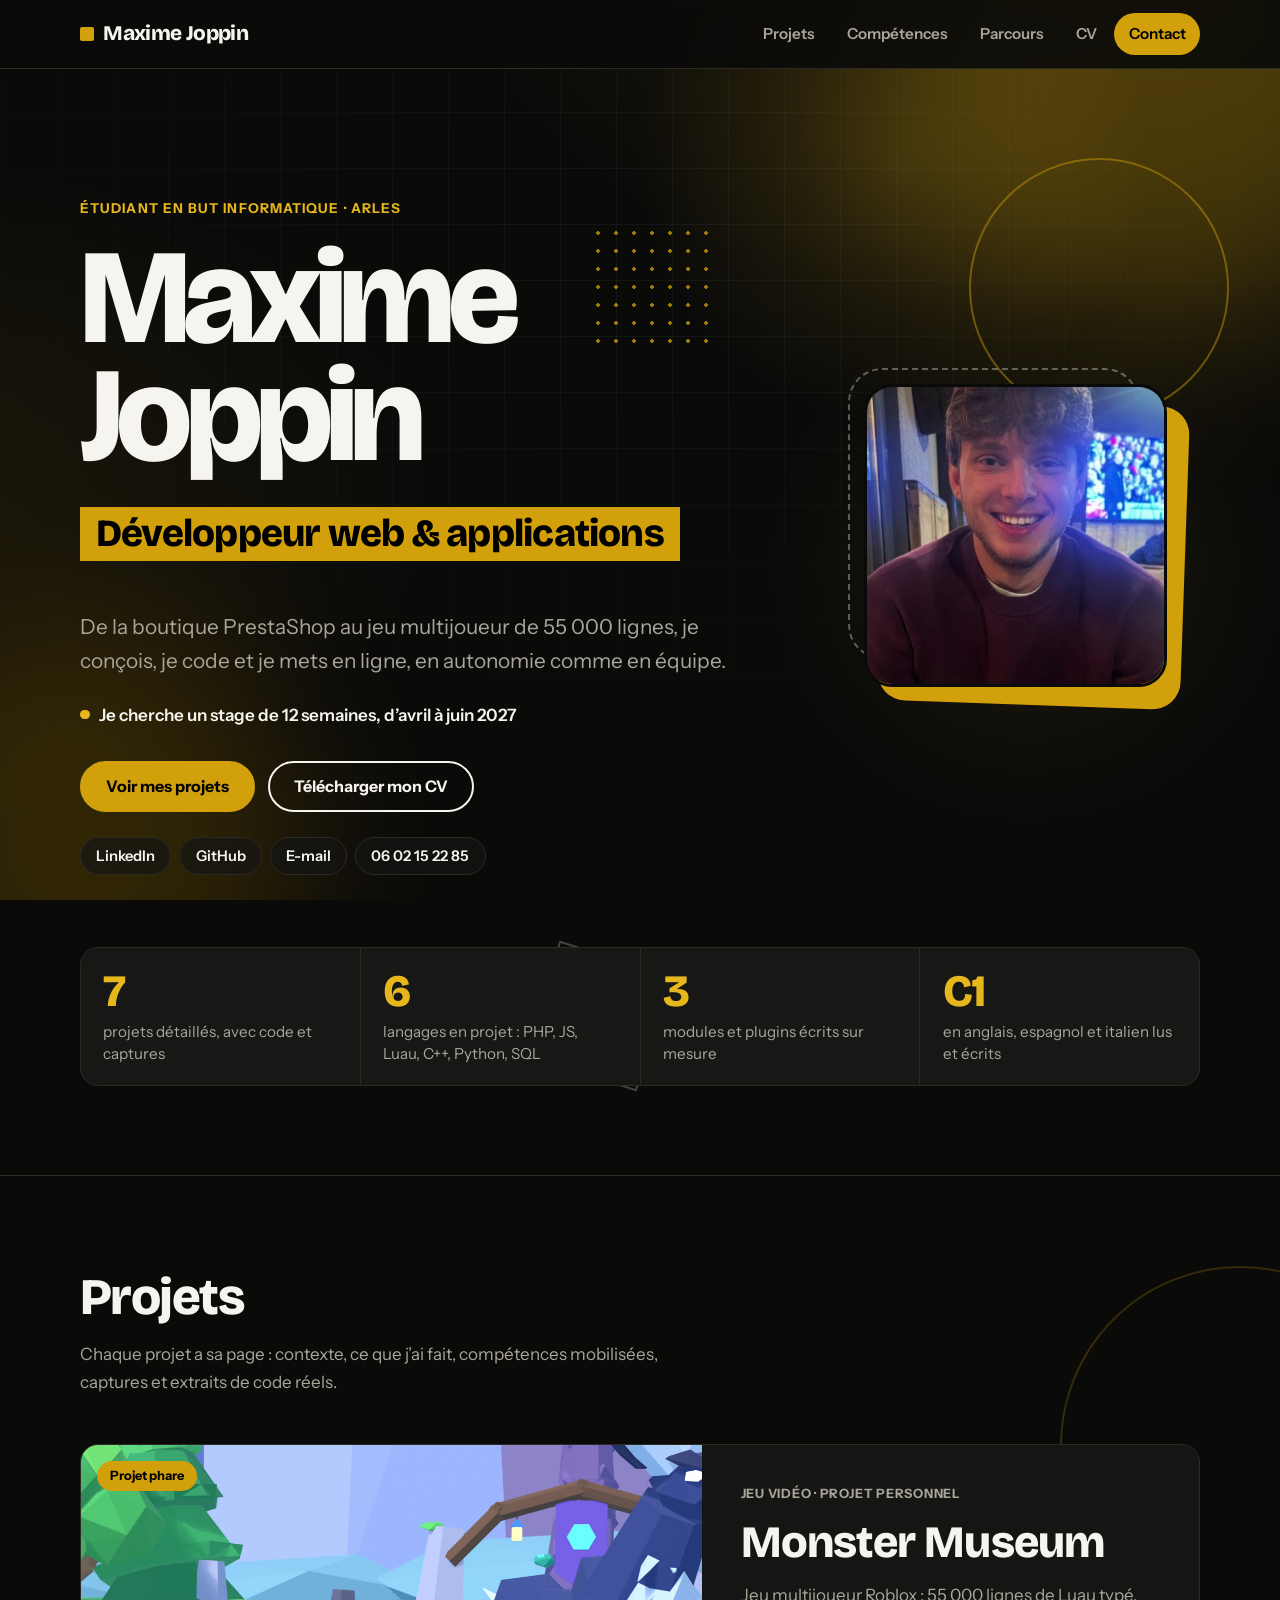
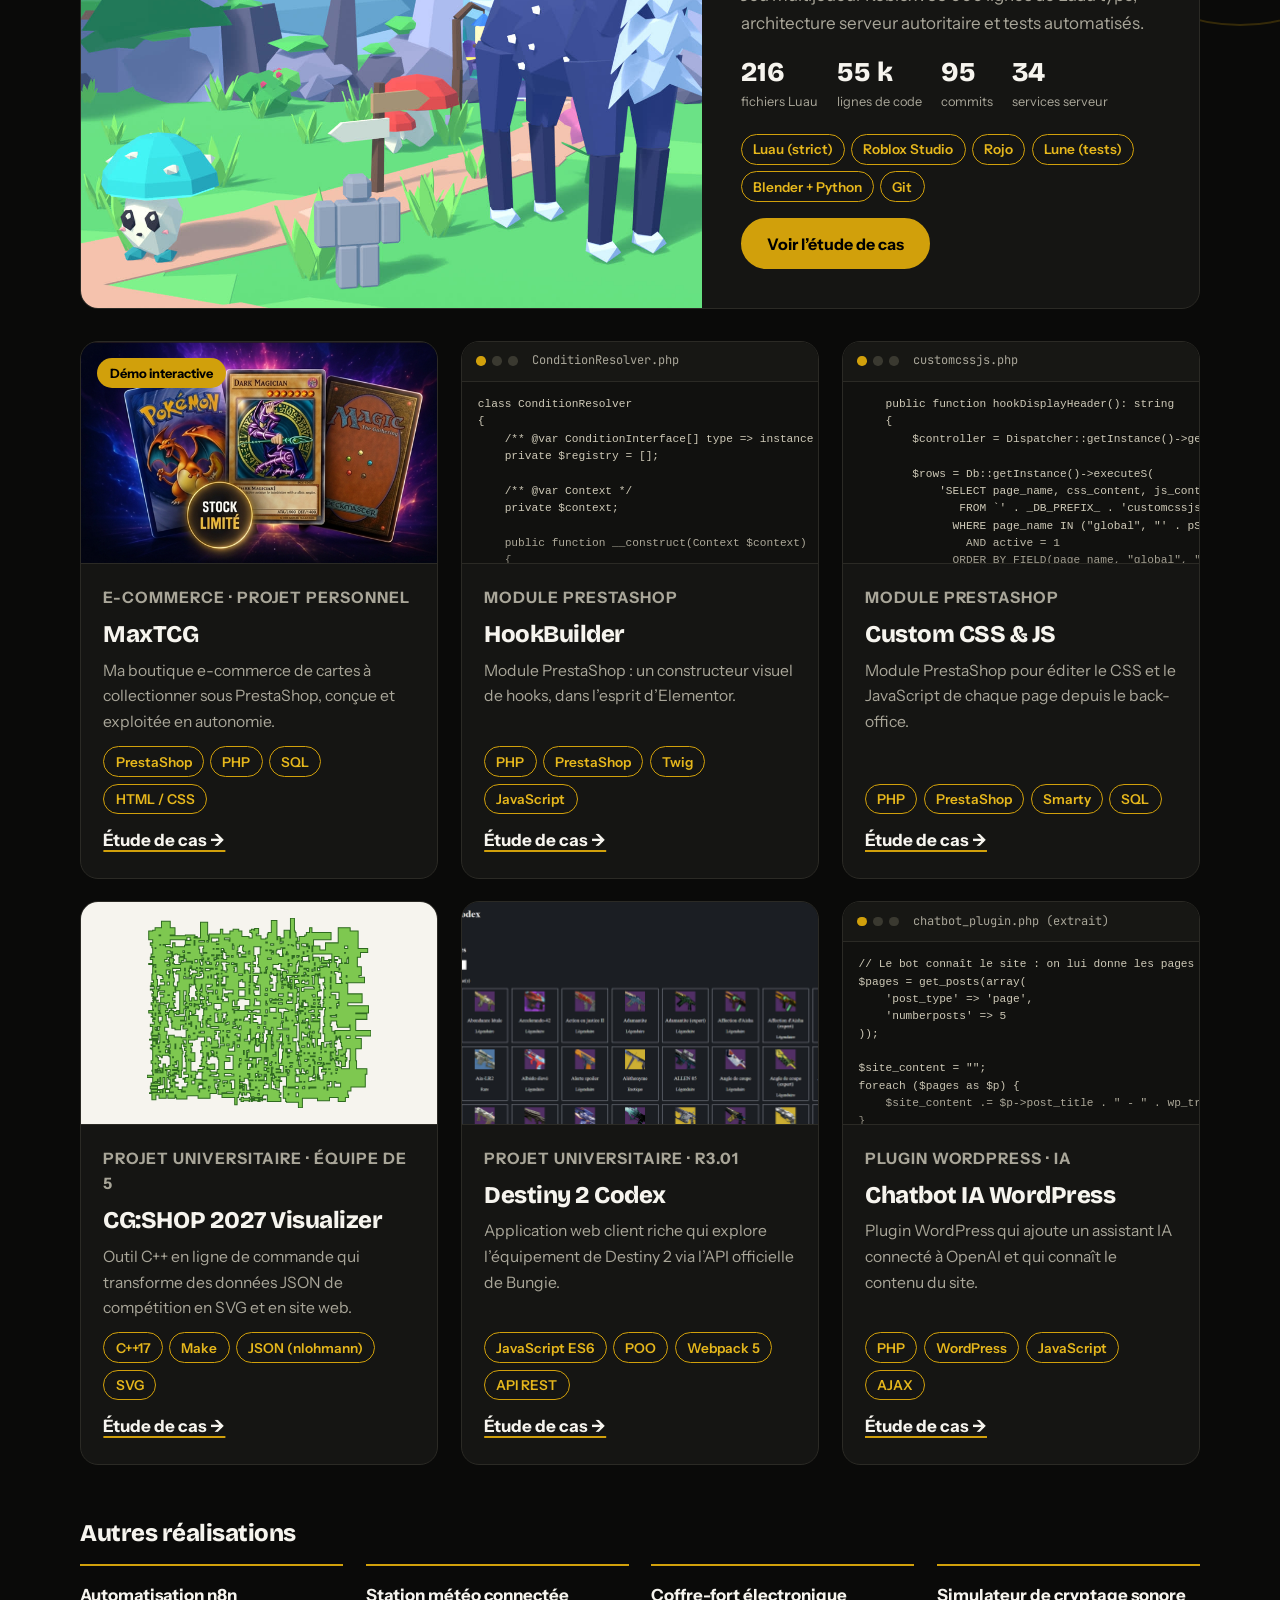
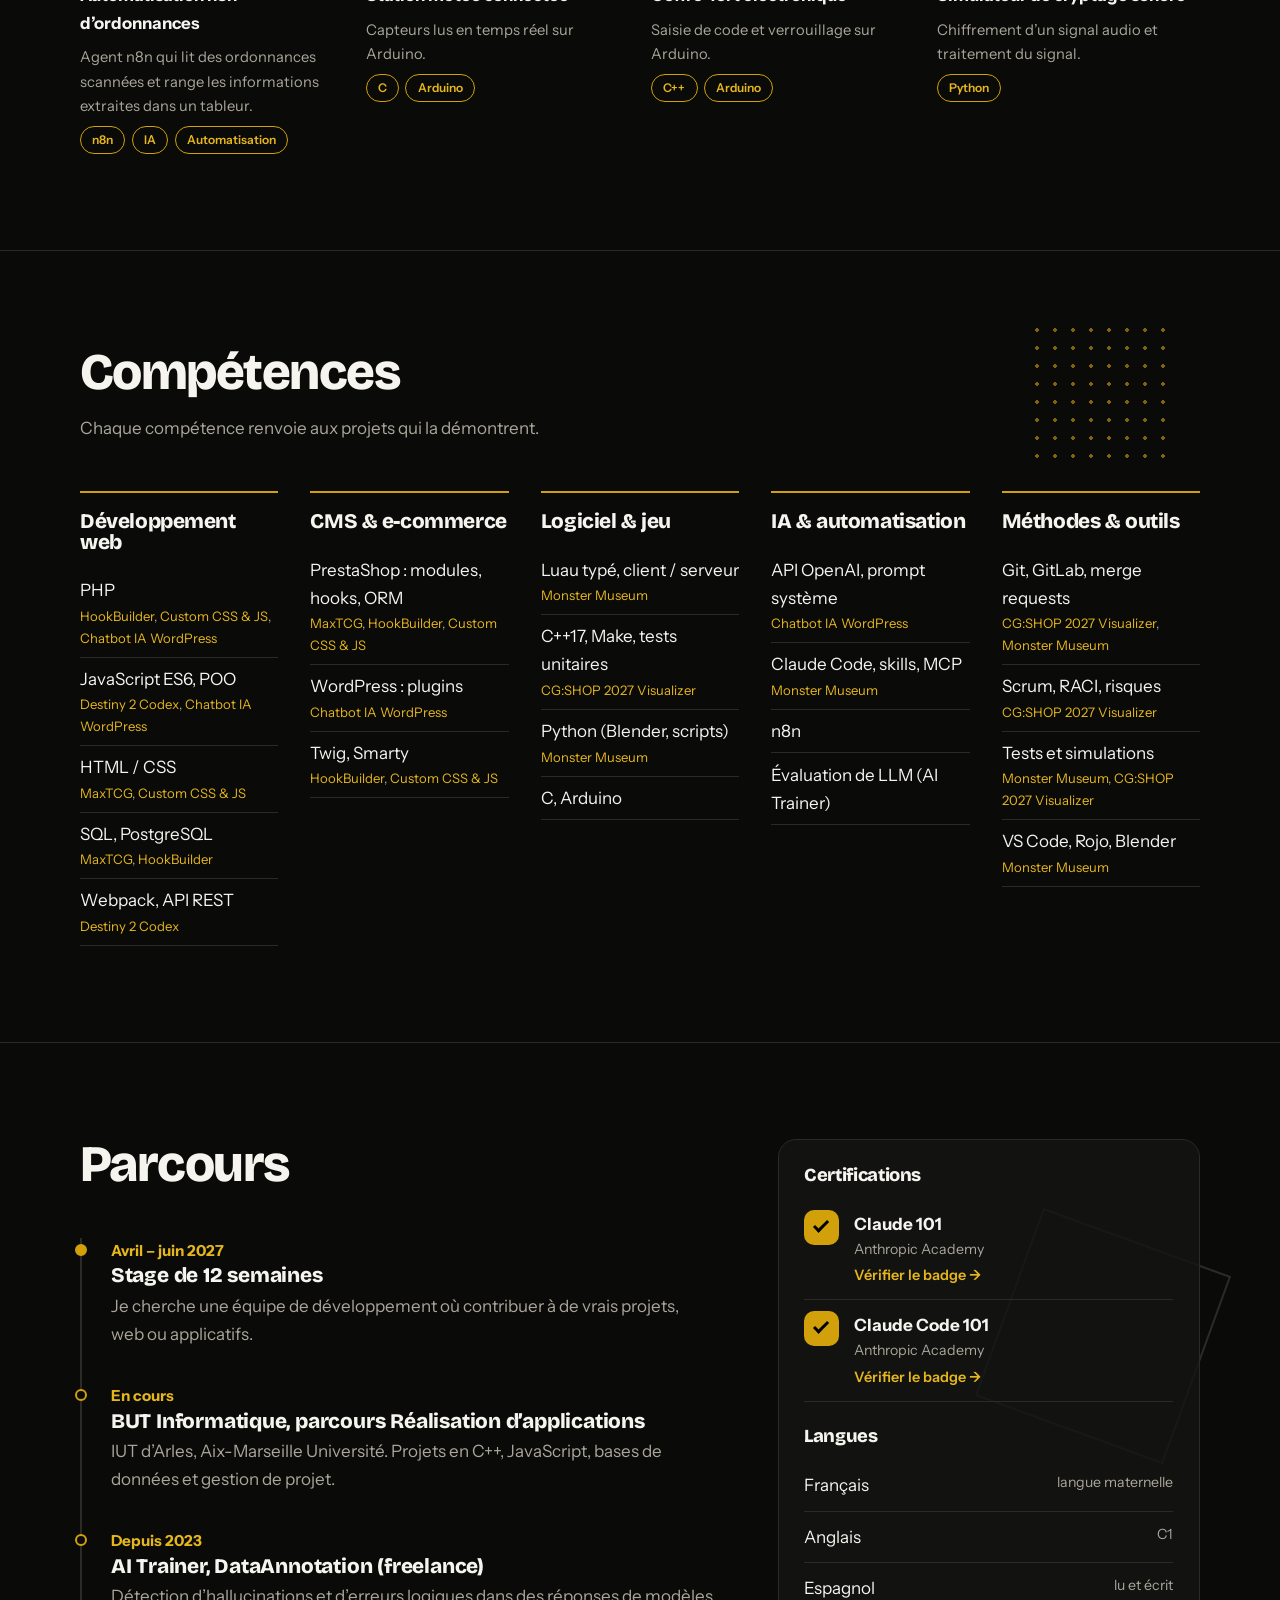
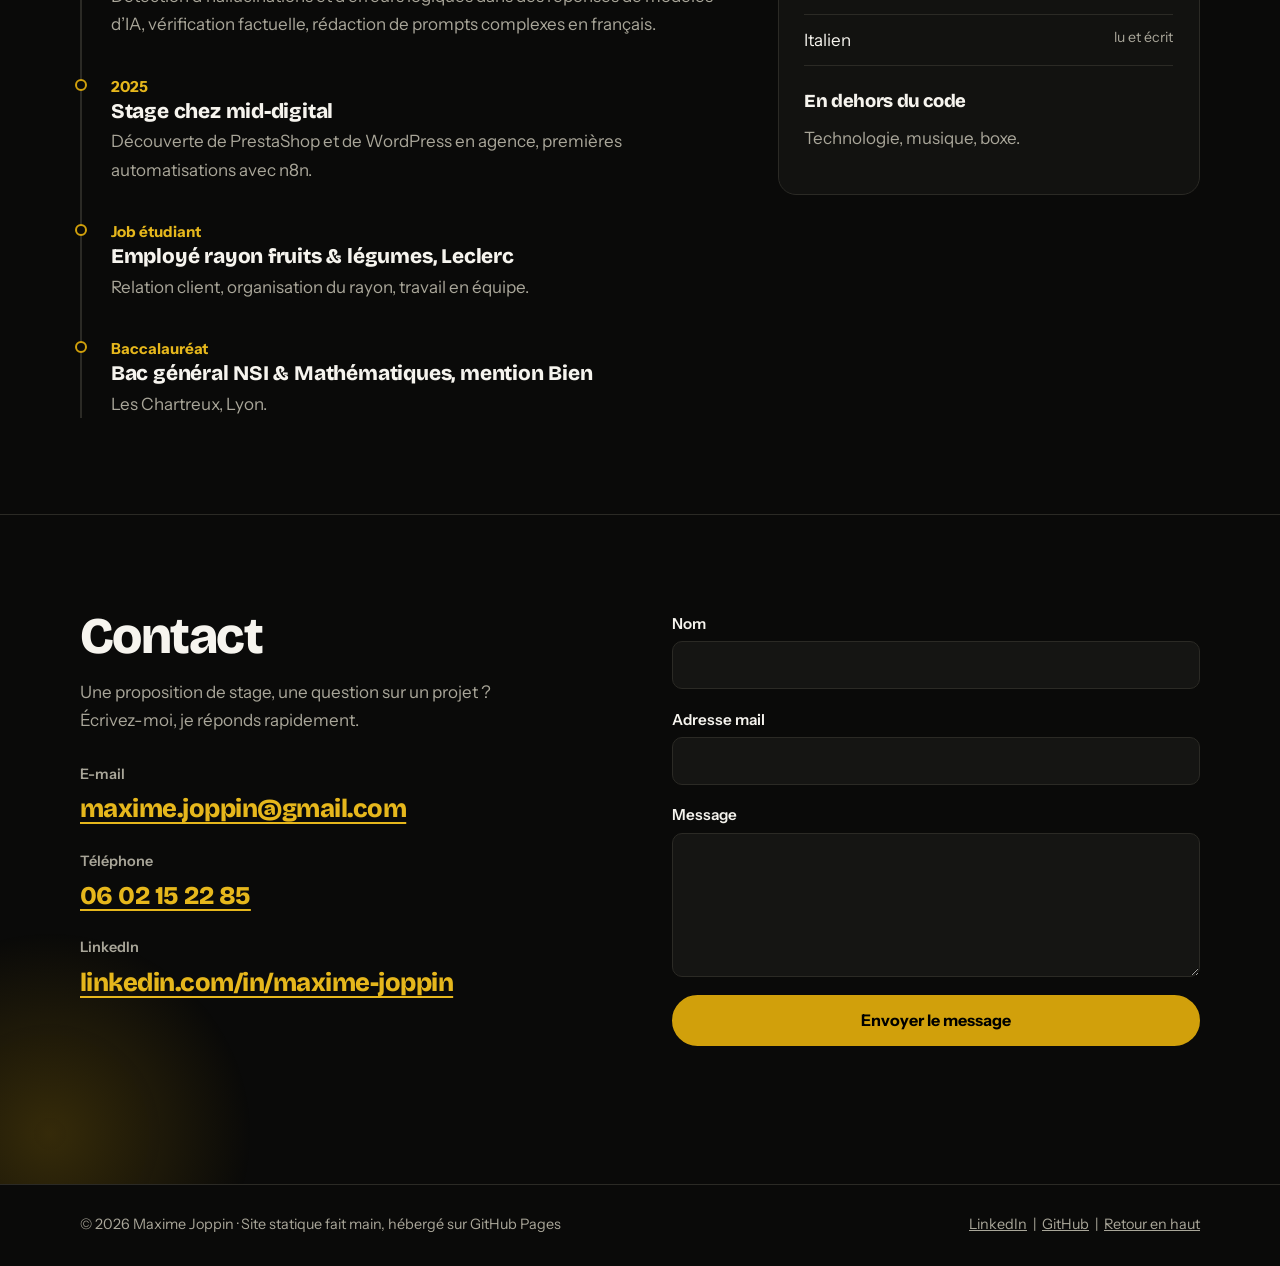
<file: index.html>
<!DOCTYPE html>
<html lang="fr">
<head>
  <meta charset="utf-8">
  <meta name="viewport" content="width=device-width, initial-scale=1">
  <title>Maxime Joppin – Développeur web &amp; applications</title>
  <meta name="description" content="Portfolio de Maxime Joppin, étudiant en BUT Informatique : jeu multijoueur Roblox, boutique et modules PrestaShop, outils C++, applications JavaScript. Recherche un stage d’avril à juin 2027.">
  <meta name="theme-color" content="#0a0a09">
  <meta property="og:title" content="Maxime Joppin – Développeur web &amp; applications">
  <meta property="og:description" content="Portfolio de Maxime Joppin, étudiant en BUT Informatique : jeu multijoueur Roblox, boutique et modules PrestaShop, outils C++, applications JavaScript. Recherche un stage d’avril à juin 2027.">
  <meta property="og:type" content="website">
  <meta property="og:image" content="assets/img/mm/hero.jpg">
  <link rel="icon" href="data:image/svg+xml,%3Csvg xmlns='http://www.w3.org/2000/svg' viewBox='0 0 32 32'%3E%3Crect width='32' height='32' rx='6' fill='%230a0a09'/%3E%3Crect x='8' y='8' width='16' height='16' rx='3' fill='%23d1a00b'/%3E%3C/svg%3E">
  <link rel="preconnect" href="https://fonts.googleapis.com">
  <link rel="preconnect" href="https://fonts.gstatic.com" crossorigin>
  <link rel="stylesheet" href="https://fonts.googleapis.com/css2?family=Bricolage+Grotesque:opsz,wght@12..96,700;12..96,800&family=Instrument+Sans:wght@400;600;700&family=JetBrains+Mono:wght@400;600&display=swap">
  <link rel="stylesheet" href="assets/style.css">
</head>
<body>
  <a class="skip" href="#contenu">Aller au contenu</a>
  <div class="bg" aria-hidden="true"><div class="grid"></div><i class="orb o1"></i><i class="orb o2"></i><i class="orb o3"></i><i class="spot"></i></div>
  <header class="site-header">
    <div class="wrap bar">
      <a class="logo" href="index.html#top">Maxime Joppin</a>
      <button class="nav-toggle" type="button" aria-expanded="false" aria-controls="nav">Menu</button>
      <nav class="nav" id="nav" aria-label="Navigation principale">
        <ul>
          <li><a href="index.html#projets">Projets</a></li>
          <li><a href="index.html#competences">Compétences</a></li>
          <li><a href="index.html#parcours">Parcours</a></li>
          <li><a href="assets/CV_Maxime_Joppin.pdf" target="_blank" rel="noopener">CV</a></li>
          <li><a class="cta" href="index.html#contact">Contact</a></li>
        </ul>
      </nav>
    </div>
  </header>

  <main id="contenu">
    <section class="hero" id="top">
      <div class="shapes" aria-hidden="true"><i class="ring"></i><i class="sq"></i><i class="dots"></i></div>
      <div class="wrap hero-grid">
        <div class="hero-text">
          <p class="eyebrow">Étudiant en BUT Informatique · Arles</p>
          <h1><span>Maxime</span><span>Joppin</span></h1>
          <p class="role">Développeur web &amp; applications</p>
          <p class="hero-lede">De la boutique PrestaShop au jeu multijoueur de 55 000 lignes, je conçois, je code et je mets en ligne, en autonomie comme en équipe.</p>
          <p class="status">Je cherche un stage de 12 semaines, d’avril à juin 2027</p>
          <div class="actions">
            <a class="btn" href="#projets">Voir mes projets</a>
            <a class="btn ghost" href="assets/CV_Maxime_Joppin.pdf" target="_blank" rel="noopener">Télécharger mon CV</a>
          </div>
          <ul class="pills" aria-label="Liens rapides">
            <li><a href="https://www.linkedin.com/in/maxime-joppin" target="_blank" rel="noopener">LinkedIn</a></li>
            <li><a href="https://github.com/MaximeJoppin" target="_blank" rel="noopener">GitHub</a></li>
            <li><a href="mailto:maxime.joppin@gmail.com">E-mail</a></li>
            <li><a href="tel:+33602152285">06 02 15 22 85</a></li>
          </ul>
        </div>
        <figure class="portrait">
          <img src="assets/img/maxime.jpg" width="400" height="400" alt="Portrait de Maxime Joppin">
        </figure>
      </div>
      <div class="wrap">
        <dl class="numbers">
          <div><dt>7</dt><dd>projets détaillés, avec code et captures</dd></div>
          <div><dt>6</dt><dd>langages en projet : PHP, JS, Luau, C++, Python, SQL</dd></div>
          <div><dt>3</dt><dd>modules et plugins écrits sur mesure</dd></div>
          <div><dt>C1</dt><dd>en anglais, espagnol et italien lus et écrits</dd></div>
        </dl>
      </div>
    </section>

    <section class="section" id="projets">
      <div class="wrap">
        <div class="section-head">
          <h2>Projets</h2>
          <p>Chaque projet a sa page : contexte, ce que j’ai fait, compétences mobilisées, captures et extraits de code réels.</p>
        </div>

        <article class="feature">
          <a class="feature-media" href="projets/monster-museum.html" aria-label="Étude de cas Monster Museum">
            <img src="assets/img/mm/hero.jpg" alt="Les monstres de Monster Museum dans la prairie" width="1600" height="900">
            <span class="badge">Projet phare</span>
          </a>
          <div class="feature-body">
            <p class="kicker">Jeu vidéo · Projet personnel</p>
            <h3><a href="projets/monster-museum.html">Monster Museum</a></h3>
            <p>Jeu multijoueur Roblox : 55 000 lignes de Luau typé, architecture serveur autoritaire et tests automatisés.</p>
            <dl class="stats"><div><dt>216</dt><dd>fichiers Luau</dd></div><div><dt>55 k</dt><dd>lignes de code</dd></div><div><dt>95</dt><dd>commits</dd></div><div><dt>34</dt><dd>services serveur</dd></div></dl>
            <ul class="stack"><li>Luau (strict)</li><li>Roblox Studio</li><li>Rojo</li><li>Lune (tests)</li><li>Blender + Python</li><li>Git</li></ul>
            <a class="btn" href="projets/monster-museum.html">Voir l’étude de cas</a>
          </div>
        </article>
        <div class="cards">
          <article class="card">
            <a class="card-link" href="projets/maxtcg.html">
              <div class="card-media"><img src="demos/maxtcg/images/hero-cards.png" alt="" loading="lazy"><span class="badge">Démo interactive</span></div>
              <div class="card-body">
                <p class="kicker">E-commerce · Projet personnel</p>
                <h3>MaxTCG</h3>
                <p>Ma boutique e-commerce de cartes à collectionner sous PrestaShop, conçue et exploitée en autonomie.</p>
                <ul class="stack"><li>PrestaShop</li><li>PHP</li><li>SQL</li><li>HTML / CSS</li></ul>
                <span class="more">Étude de cas →</span>
              </div>
            </a>
          </article>
          <article class="card">
            <a class="card-link" href="projets/hookbuilder.html">
              <div class="card-media code-cover" aria-hidden="true"><div class="win"><i></i><i></i><i></i><span>ConditionResolver.php</span></div><pre>class ConditionResolver
{
    /** @var ConditionInterface[] type =&gt; instance */
    private $registry = [];

    /** @var Context */
    private $context;

    public function __construct(Context $context)
    {
        $this-&gt;context = $context;
        $this-&gt;registerDefaults();
    }
</pre></div>
              <div class="card-body">
                <p class="kicker">Module PrestaShop</p>
                <h3>HookBuilder</h3>
                <p>Module PrestaShop : un constructeur visuel de hooks, dans l’esprit d’Elementor.</p>
                <ul class="stack"><li>PHP</li><li>PrestaShop</li><li>Twig</li><li>JavaScript</li></ul>
                <span class="more">Étude de cas →</span>
              </div>
            </a>
          </article>
          <article class="card">
            <a class="card-link" href="projets/custom-css-js.html">
              <div class="card-media code-cover" aria-hidden="true"><div class="win"><i></i><i></i><i></i><span>customcssjs.php</span></div><pre>    public function hookDisplayHeader(): string
    {
        $controller = Dispatcher::getInstance()-&gt;getController();

        $rows = Db::getInstance()-&gt;executeS(
            'SELECT page_name, css_content, js_content
               FROM `' . _DB_PREFIX_ . 'customcssjs`
              WHERE page_name IN ("global", "' . pSQL($controller) . '")
                AND active = 1
              ORDER BY FIELD(page_name, "global", "' . pSQL($controller) . '") ASC'
        );

        $css = '';
        $js  = '';</pre></div>
              <div class="card-body">
                <p class="kicker">Module PrestaShop</p>
                <h3>Custom CSS &amp; JS</h3>
                <p>Module PrestaShop pour éditer le CSS et le JavaScript de chaque page depuis le back-office.</p>
                <ul class="stack"><li>PHP</li><li>PrestaShop</li><li>Smarty</li><li>SQL</li></ul>
                <span class="more">Étude de cas →</span>
              </div>
            </a>
          </article>
          <article class="card">
            <a class="card-link" href="projets/cgshop.html">
              <div class="card-media contain"><img src="demos/cgshop/instance.svg" alt="" loading="lazy"></div>
              <div class="card-body">
                <p class="kicker">Projet universitaire · Équipe de 5</p>
                <h3>CG:SHOP 2027 Visualizer</h3>
                <p>Outil C++ en ligne de commande qui transforme des données JSON de compétition en SVG et en site web.</p>
                <ul class="stack"><li>C++17</li><li>Make</li><li>JSON (nlohmann)</li><li>SVG</li></ul>
                <span class="more">Étude de cas →</span>
              </div>
            </a>
          </article>
          <article class="card">
            <a class="card-link" href="projets/destiny-codex.html">
              <div class="card-media"><img src="assets/img/destiny/armes.jpg" alt="" loading="lazy"></div>
              <div class="card-body">
                <p class="kicker">Projet universitaire · R3.01</p>
                <h3>Destiny 2 Codex</h3>
                <p>Application web client riche qui explore l’équipement de Destiny 2 via l’API officielle de Bungie.</p>
                <ul class="stack"><li>JavaScript ES6</li><li>POO</li><li>Webpack 5</li><li>API REST</li></ul>
                <span class="more">Étude de cas →</span>
              </div>
            </a>
          </article>
          <article class="card">
            <a class="card-link" href="projets/chatbot-wordpress.html">
              <div class="card-media code-cover" aria-hidden="true"><div class="win"><i></i><i></i><i></i><span>chatbot_plugin.php (extrait)</span></div><pre>// Le bot connaît le site : on lui donne les pages WordPress dans le prompt système
$pages = get_posts(array(
    'post_type' =&gt; 'page',
    'numberposts' =&gt; 5
));

$site_content = "";
foreach ($pages as $p) {
    $site_content .= $p-&gt;post_title . " - " . wp_trim_words($p-&gt;post_content, 20) . " - " . get_permalink($p) . "\n";
}

// Mémoire de conversation : l'historique envoyé par le widget est revalidé
$history = isset($_POST['history']) ? json_decode(stripslashes($_POST['history']), true) : [];
</pre></div>
              <div class="card-body">
                <p class="kicker">Plugin WordPress · IA</p>
                <h3>Chatbot IA WordPress</h3>
                <p>Plugin WordPress qui ajoute un assistant IA connecté à OpenAI et qui connaît le contenu du site.</p>
                <ul class="stack"><li>PHP</li><li>WordPress</li><li>JavaScript</li><li>AJAX</li></ul>
                <span class="more">Étude de cas →</span>
              </div>
            </a>
          </article>
        </div>

        <h3 class="sub">Autres réalisations</h3>
        <ul class="others">
          <li><h4>Automatisation n8n d’ordonnances</h4><p>Agent n8n qui lit des ordonnances scannées et range les informations extraites dans un tableur.</p><ul class="stack"><li>n8n</li><li>IA</li><li>Automatisation</li></ul></li>
          <li><h4>Station météo connectée</h4><p>Capteurs lus en temps réel sur Arduino.</p><ul class="stack"><li>C</li><li>Arduino</li></ul></li>
          <li><h4>Coffre-fort électronique</h4><p>Saisie de code et verrouillage sur Arduino.</p><ul class="stack"><li>C++</li><li>Arduino</li></ul></li>
          <li><h4>Simulateur de cryptage sonore</h4><p>Chiffrement d’un signal audio et traitement du signal.</p><ul class="stack"><li>Python</li></ul></li>
        </ul>
      </div>
    </section>

    <section class="section" id="competences">
      <div class="wrap">
        <div class="section-head">
          <h2>Compétences</h2>
          <p>Chaque compétence renvoie aux projets qui la démontrent.</p>
        </div>
        <div class="skills">
          <div>
            <h3>Développement web</h3>
            <ul><li><span>PHP</span><small><a href="projets/hookbuilder.html">HookBuilder</a>, <a href="projets/custom-css-js.html">Custom CSS &amp; JS</a>, <a href="projets/chatbot-wordpress.html">Chatbot IA WordPress</a></small></li><li><span>JavaScript ES6, POO</span><small><a href="projets/destiny-codex.html">Destiny 2 Codex</a>, <a href="projets/chatbot-wordpress.html">Chatbot IA WordPress</a></small></li><li><span>HTML / CSS</span><small><a href="projets/maxtcg.html">MaxTCG</a>, <a href="projets/custom-css-js.html">Custom CSS &amp; JS</a></small></li><li><span>SQL, PostgreSQL</span><small><a href="projets/maxtcg.html">MaxTCG</a>, <a href="projets/hookbuilder.html">HookBuilder</a></small></li><li><span>Webpack, API REST</span><small><a href="projets/destiny-codex.html">Destiny 2 Codex</a></small></li></ul>
          </div>
          <div>
            <h3>CMS &amp; e-commerce</h3>
            <ul><li><span>PrestaShop : modules, hooks, ORM</span><small><a href="projets/maxtcg.html">MaxTCG</a>, <a href="projets/hookbuilder.html">HookBuilder</a>, <a href="projets/custom-css-js.html">Custom CSS &amp; JS</a></small></li><li><span>WordPress : plugins</span><small><a href="projets/chatbot-wordpress.html">Chatbot IA WordPress</a></small></li><li><span>Twig, Smarty</span><small><a href="projets/hookbuilder.html">HookBuilder</a>, <a href="projets/custom-css-js.html">Custom CSS &amp; JS</a></small></li></ul>
          </div>
          <div>
            <h3>Logiciel &amp; jeu</h3>
            <ul><li><span>Luau typé, client / serveur</span><small><a href="projets/monster-museum.html">Monster Museum</a></small></li><li><span>C++17, Make, tests unitaires</span><small><a href="projets/cgshop.html">CG:SHOP 2027 Visualizer</a></small></li><li><span>Python (Blender, scripts)</span><small><a href="projets/monster-museum.html">Monster Museum</a></small></li><li><span>C, Arduino</span></li></ul>
          </div>
          <div>
            <h3>IA &amp; automatisation</h3>
            <ul><li><span>API OpenAI, prompt système</span><small><a href="projets/chatbot-wordpress.html">Chatbot IA WordPress</a></small></li><li><span>Claude Code, skills, MCP</span><small><a href="projets/monster-museum.html">Monster Museum</a></small></li><li><span>n8n</span></li><li><span>Évaluation de LLM (AI Trainer)</span></li></ul>
          </div>
          <div>
            <h3>Méthodes &amp; outils</h3>
            <ul><li><span>Git, GitLab, merge requests</span><small><a href="projets/cgshop.html">CG:SHOP 2027 Visualizer</a>, <a href="projets/monster-museum.html">Monster Museum</a></small></li><li><span>Scrum, RACI, risques</span><small><a href="projets/cgshop.html">CG:SHOP 2027 Visualizer</a></small></li><li><span>Tests et simulations</span><small><a href="projets/monster-museum.html">Monster Museum</a>, <a href="projets/cgshop.html">CG:SHOP 2027 Visualizer</a></small></li><li><span>VS Code, Rojo, Blender</span><small><a href="projets/monster-museum.html">Monster Museum</a></small></li></ul>
          </div>
        </div>
      </div>
    </section>

    <section class="section" id="parcours">
      <div class="wrap parcours-grid">
        <div>
          <div class="section-head"><h2>Parcours</h2></div>
          <ol class="timeline">
            <li class="next"><time>Avril – juin 2027</time><h3>Stage de 12 semaines</h3><p>Je cherche une équipe de développement où contribuer à de vrais projets, web ou applicatifs.</p></li>
            <li><time>En cours</time><h3>BUT Informatique, parcours Réalisation d’applications</h3><p>IUT d’Arles, Aix-Marseille Université. Projets en C++, JavaScript, bases de données et gestion de projet.</p></li>
            <li><time>Depuis 2023</time><h3>AI Trainer, DataAnnotation (freelance)</h3><p>Détection d’hallucinations et d’erreurs logiques dans des réponses de modèles d’IA, vérification factuelle, rédaction de prompts complexes en français.</p></li>
            <li><time>2025</time><h3>Stage chez mid-digital</h3><p>Découverte de PrestaShop et de WordPress en agence, premières automatisations avec n8n.</p></li>
            <li><time>Job étudiant</time><h3>Employé rayon fruits &amp; légumes, Leclerc</h3><p>Relation client, organisation du rayon, travail en équipe.</p></li>
            <li><time>Baccalauréat</time><h3>Bac général NSI &amp; Mathématiques, mention Bien</h3><p>Les Chartreux, Lyon.</p></li>
          </ol>
        </div>
        <aside class="certs">
          <h3>Certifications</h3>
          <ul>
            <li><span class="cert-mark" aria-hidden="true"></span><div><strong>Claude 101</strong><small>Anthropic Academy</small><a href="https://academy.claude.com/verify/e14d4684249121204f2a1fc172c44053" target="_blank" rel="noopener">Vérifier le badge →</a></div></li>
            <li><span class="cert-mark" aria-hidden="true"></span><div><strong>Claude Code 101</strong><small>Anthropic Academy</small><a href="https://academy.claude.com/verify/7b3ef1b1594f87de37dd5132a0dafc9d" target="_blank" rel="noopener">Vérifier le badge →</a></div></li>
          </ul>
          <h3>Langues</h3>
          <ul class="langs"><li>Français <small>langue maternelle</small></li><li>Anglais <small>C1</small></li><li>Espagnol <small>lu et écrit</small></li><li>Italien <small>lu et écrit</small></li></ul>
          <h3>En dehors du code</h3>
          <p class="mute">Technologie, musique, boxe.</p>
        </aside>
      </div>
    </section>

    <section class="section" id="contact">
      <div class="wrap contact-grid">
        <div>
          <h2>Contact</h2>
          <p class="contact-lede">Une proposition de stage, une question sur un projet ? Écrivez-moi, je réponds rapidement.</p>
          <ul class="contact-list">
            <li><span>E-mail</span><a href="mailto:maxime.joppin@gmail.com">maxime.joppin@gmail.com</a></li>
            <li><span>Téléphone</span><a href="tel:+33602152285">06 02 15 22 85</a></li>
            <li><span>LinkedIn</span><a href="https://www.linkedin.com/in/maxime-joppin" target="_blank" rel="noopener">linkedin.com/in/maxime-joppin</a></li>
          </ul>
        </div>
        <form class="form" data-mailto="maxime.joppin@gmail.com">
          <label>Nom<input name="Nom" type="text" autocomplete="name" required></label>
          <label>Adresse mail<input name="Adresse mail" type="email" autocomplete="email" required></label>
          <label>Message<textarea name="Message" required></textarea></label>
          <button class="btn" type="submit">Envoyer le message</button>
          <p class="form-status" role="status"></p>
        </form>
      </div>
    </section>
  </main>
  <footer class="site-footer">
    <div class="wrap">
      <span>© 2026 Maxime Joppin · Site statique fait main, hébergé sur GitHub Pages</span>
      <span><a href="https://www.linkedin.com/in/maxime-joppin" target="_blank" rel="noopener">LinkedIn</a> &nbsp;|&nbsp; <a href="https://github.com/MaximeJoppin" target="_blank" rel="noopener">GitHub</a> &nbsp;|&nbsp; <a href="#top">Retour en haut</a></span>
    </div>
  </footer>
  <script src="assets/main.js"></script>
</body>
</html>
</file>
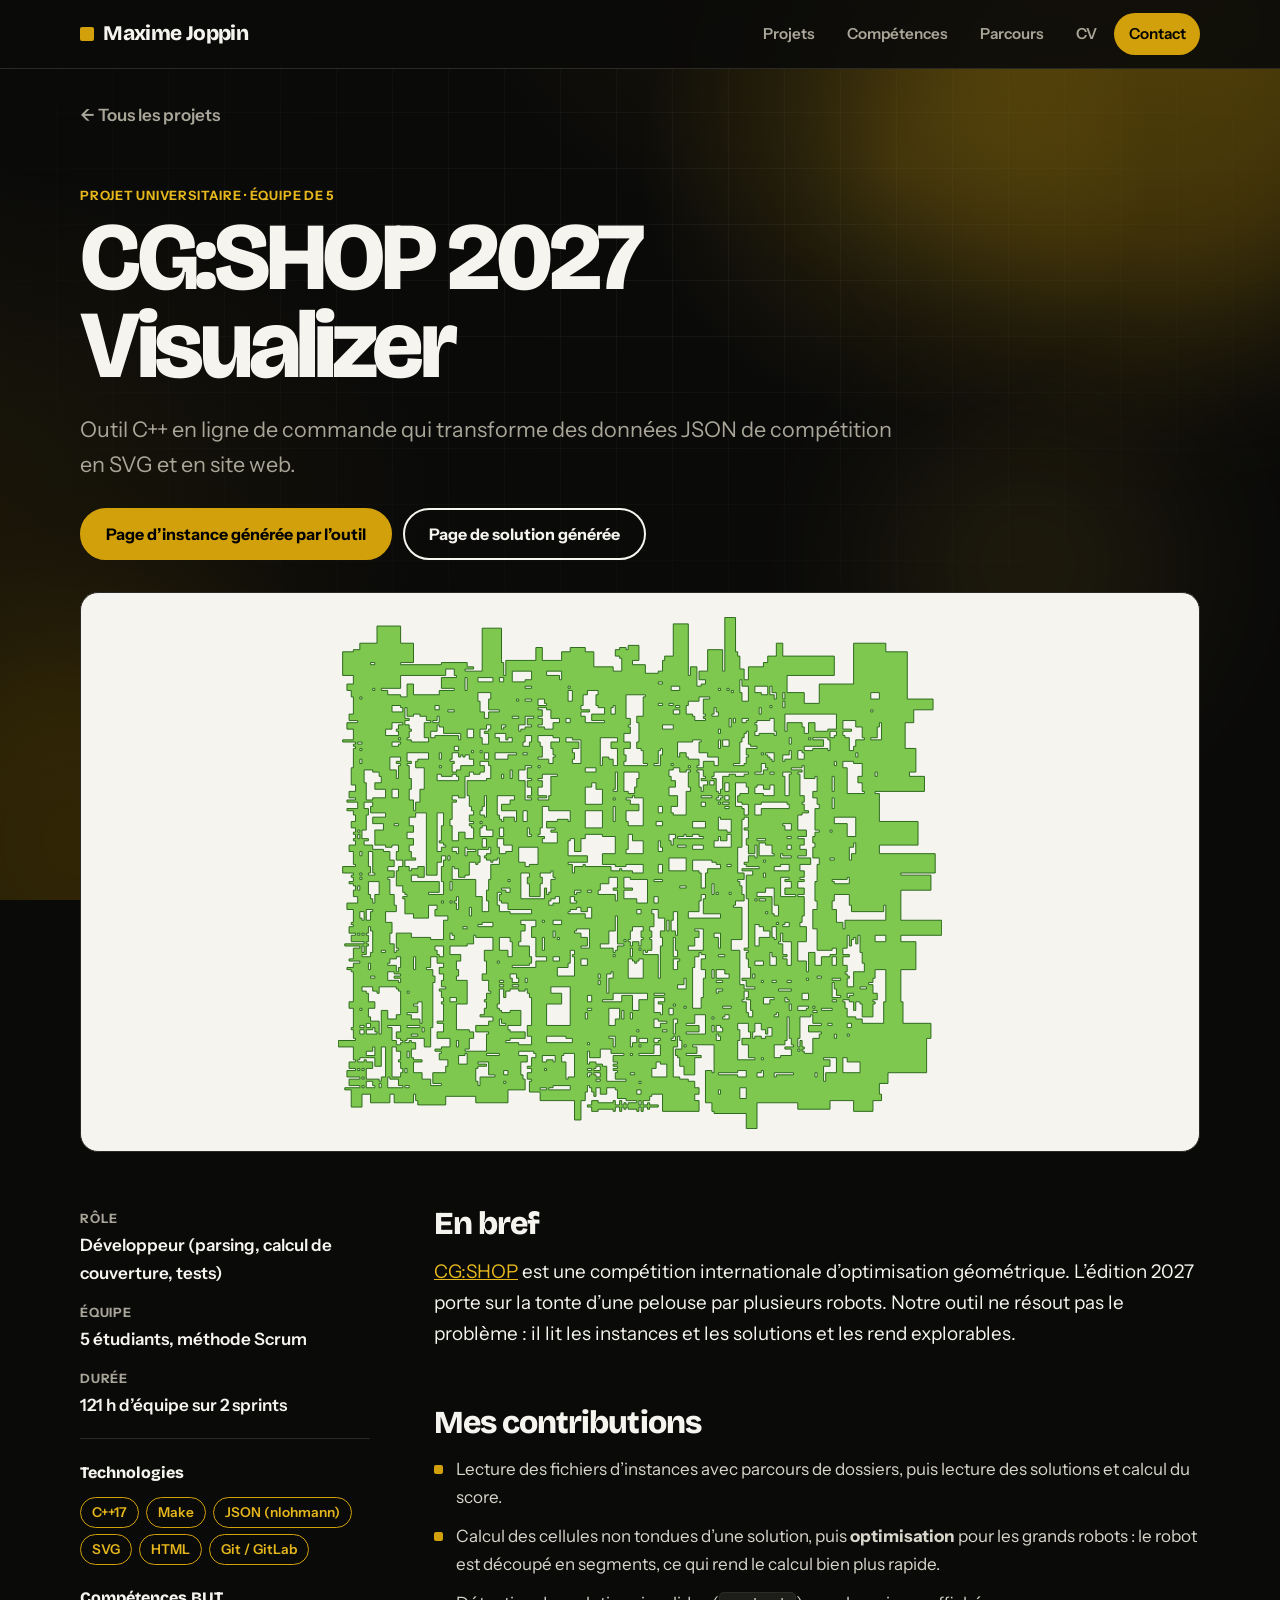
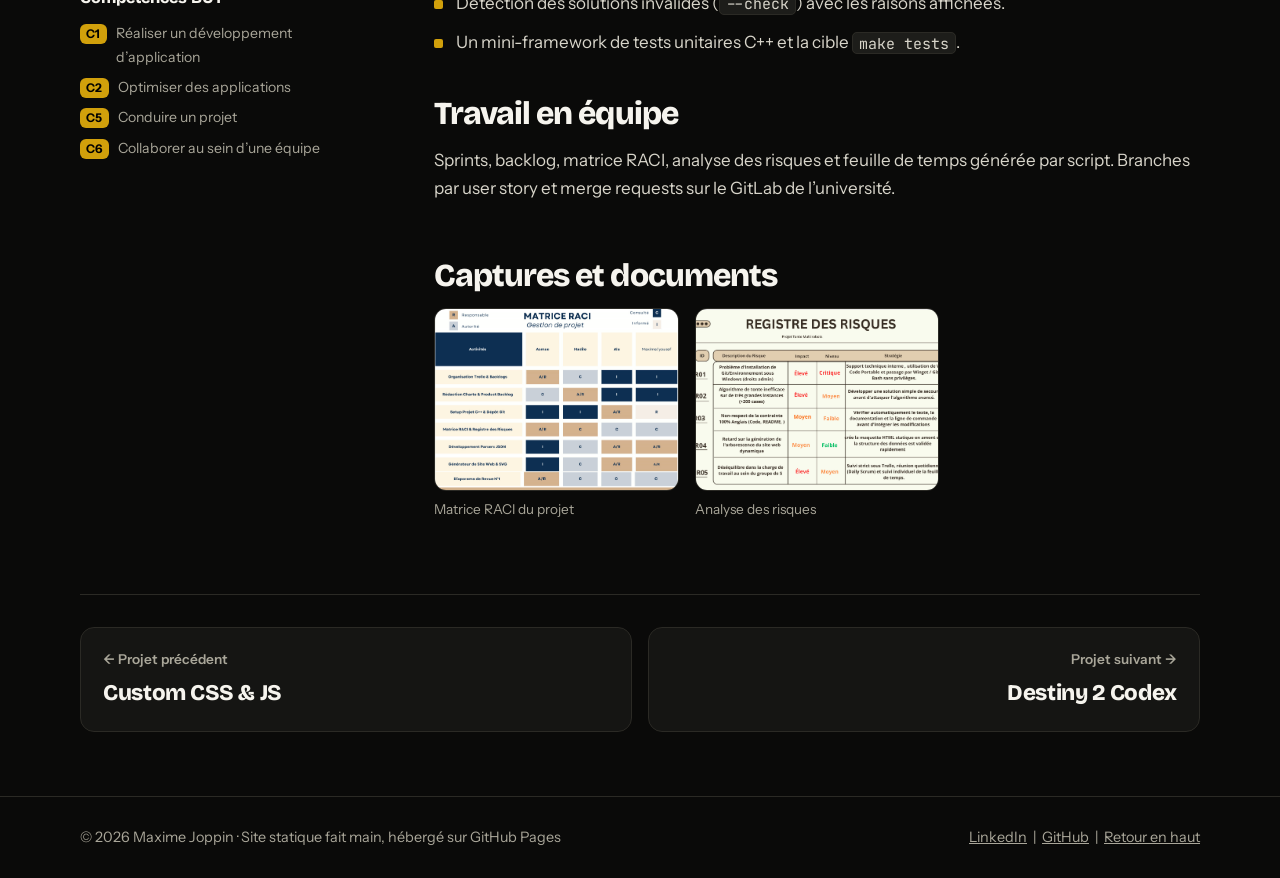
<file: projets/cgshop.html>
<!DOCTYPE html>
<html lang="fr">
<head>
  <meta charset="utf-8">
  <meta name="viewport" content="width=device-width, initial-scale=1">
  <title>CG:SHOP 2027 Visualizer – Maxime Joppin</title>
  <meta name="description" content="Outil C++ en ligne de commande qui transforme des données JSON de compétition en SVG et en site web.">
  <meta name="theme-color" content="#0a0a09">
  <meta property="og:title" content="CG:SHOP 2027 Visualizer – Maxime Joppin">
  <meta property="og:description" content="Outil C++ en ligne de commande qui transforme des données JSON de compétition en SVG et en site web.">
  <meta property="og:type" content="website">
  <meta property="og:image" content="../assets/img/mm/hero.jpg">
  <link rel="icon" href="data:image/svg+xml,%3Csvg xmlns='http://www.w3.org/2000/svg' viewBox='0 0 32 32'%3E%3Crect width='32' height='32' rx='6' fill='%230a0a09'/%3E%3Crect x='8' y='8' width='16' height='16' rx='3' fill='%23d1a00b'/%3E%3C/svg%3E">
  <link rel="preconnect" href="https://fonts.googleapis.com">
  <link rel="preconnect" href="https://fonts.gstatic.com" crossorigin>
  <link rel="stylesheet" href="https://fonts.googleapis.com/css2?family=Bricolage+Grotesque:opsz,wght@12..96,700;12..96,800&family=Instrument+Sans:wght@400;600;700&family=JetBrains+Mono:wght@400;600&display=swap">
  <link rel="stylesheet" href="../assets/style.css">
</head>
<body>
  <a class="skip" href="#contenu">Aller au contenu</a>
  <div class="bg" aria-hidden="true"><div class="grid"></div><i class="orb o1"></i><i class="orb o2"></i><i class="orb o3"></i><i class="spot"></i></div>
  <header class="site-header">
    <div class="wrap bar">
      <a class="logo" href="../index.html#top">Maxime Joppin</a>
      <button class="nav-toggle" type="button" aria-expanded="false" aria-controls="nav">Menu</button>
      <nav class="nav" id="nav" aria-label="Navigation principale">
        <ul>
          <li><a href="../index.html#projets">Projets</a></li>
          <li><a href="../index.html#competences">Compétences</a></li>
          <li><a href="../index.html#parcours">Parcours</a></li>
          <li><a href="../assets/CV_Maxime_Joppin.pdf" target="_blank" rel="noopener">CV</a></li>
          <li><a class="cta" href="../index.html#contact">Contact</a></li>
        </ul>
      </nav>
    </div>
  </header>

  <main id="contenu" class="case">
    <div class="wrap">
      <nav class="crumbs" aria-label="Fil d’Ariane"><a href="../index.html#projets">← Tous les projets</a></nav>
      <header class="cs-head" id="top">
        <p class="kicker">Projet universitaire · Équipe de 5</p>
        <h1>CG:SHOP 2027 Visualizer</h1>
        <p class="cs-tagline">Outil C++ en ligne de commande qui transforme des données JSON de compétition en SVG et en site web.</p>
        <div class="cs-links"><a class="btn" href="../demos/cgshop/instance.html" target="_blank" rel="noopener">Page d’instance générée par l’outil</a><a class="btn ghost" href="../demos/cgshop/solution.html" target="_blank" rel="noopener">Page de solution générée</a></div>
      </header>
      <figure class="cs-cover contain"><img src="../demos/cgshop/instance.svg" alt="CG:SHOP 2027 Visualizer"></figure>
      <div class="cs-grid">
        <aside class="cs-side">
          <dl class="meta"><div><dt>Rôle</dt><dd>Développeur (parsing, calcul de couverture, tests)</dd></div><div><dt>Équipe</dt><dd>5 étudiants, méthode Scrum</dd></div><div><dt>Durée</dt><dd>121 h d’équipe sur 2 sprints</dd></div></dl>
          <h3>Technologies</h3>
          <ul class="stack"><li>C++17</li><li>Make</li><li>JSON (nlohmann)</li><li>SVG</li><li>HTML</li><li>Git / GitLab</li></ul>
          <h3>Compétences BUT</h3>
          <ul class="but"><li><b>C1</b> Réaliser un développement d’application</li><li><b>C2</b> Optimiser des applications</li><li><b>C5</b> Conduire un projet</li><li><b>C6</b> Collaborer au sein d’une équipe</li></ul>
        </aside>
        <div class="cs-main">
          <section class="cs-block lead"><h2>En bref</h2><p><a href="https://cgshop.ibr.cs.tu-bs.de/competition/cg-shop-2027/" target="_blank" rel="noopener">CG:SHOP</a> est une compétition internationale d’optimisation géométrique. L’édition 2027 porte sur la tonte d’une pelouse par plusieurs robots. Notre outil ne résout pas le problème : il lit les instances et les solutions et les rend explorables.</p></section>
        <section class="cs-block"><h2>Mes contributions</h2><ul>
        <li>Lecture des fichiers d’instances avec parcours de dossiers, puis lecture des solutions et calcul du score.</li>
        <li>Calcul des cellules non tondues d’une solution, puis <strong>optimisation</strong> pour les grands robots : le robot est découpé en segments, ce qui rend le calcul bien plus rapide.</li>
        <li>Détection des solutions invalides (<code>--check</code>) avec les raisons affichées.</li>
        <li>Un mini-framework de tests unitaires C++ et la cible <code>make tests</code>.</li>
      </ul></section>
        <section class="cs-block"><h2>Travail en équipe</h2><p>Sprints, backlog, matrice RACI, analyse des risques et feuille de temps générée par script. Branches par user story et merge requests sur le GitLab de l’université.</p></section>
        <section class="cs-block"><h2>Captures et documents</h2>
          <div class="gallery">
            <figure><button type="button" class="zoom" data-src="../assets/img/cgshop/RACI.jpg" data-caption="Matrice RACI du projet"><img src="../assets/img/cgshop/RACI.jpg" alt="Matrice RACI du projet" loading="lazy"></button><figcaption>Matrice RACI du projet</figcaption></figure>
            <figure><button type="button" class="zoom" data-src="../assets/img/cgshop/risques.jpg" data-caption="Analyse des risques"><img src="../assets/img/cgshop/risques.jpg" alt="Analyse des risques" loading="lazy"></button><figcaption>Analyse des risques</figcaption></figure>
          </div>
        </section>
        </div>
      </div>
      <nav class="cs-nav" aria-label="Autres projets">
        <a href="custom-css-js.html"><small>← Projet précédent</small>Custom CSS &amp; JS</a>
        <a href="destiny-codex.html"><small>Projet suivant →</small>Destiny 2 Codex</a>
      </nav>
    </div>
  </main>
  <div class="lightbox" hidden><button type="button" class="lb-close" aria-label="Fermer">×</button><img alt=""><p></p></div>
  <footer class="site-footer">
    <div class="wrap">
      <span>© 2026 Maxime Joppin · Site statique fait main, hébergé sur GitHub Pages</span>
      <span><a href="https://www.linkedin.com/in/maxime-joppin" target="_blank" rel="noopener">LinkedIn</a> &nbsp;|&nbsp; <a href="https://github.com/MaximeJoppin" target="_blank" rel="noopener">GitHub</a> &nbsp;|&nbsp; <a href="#top">Retour en haut</a></span>
    </div>
  </footer>
  <script src="../assets/main.js"></script>
</body>
</html>
</file>
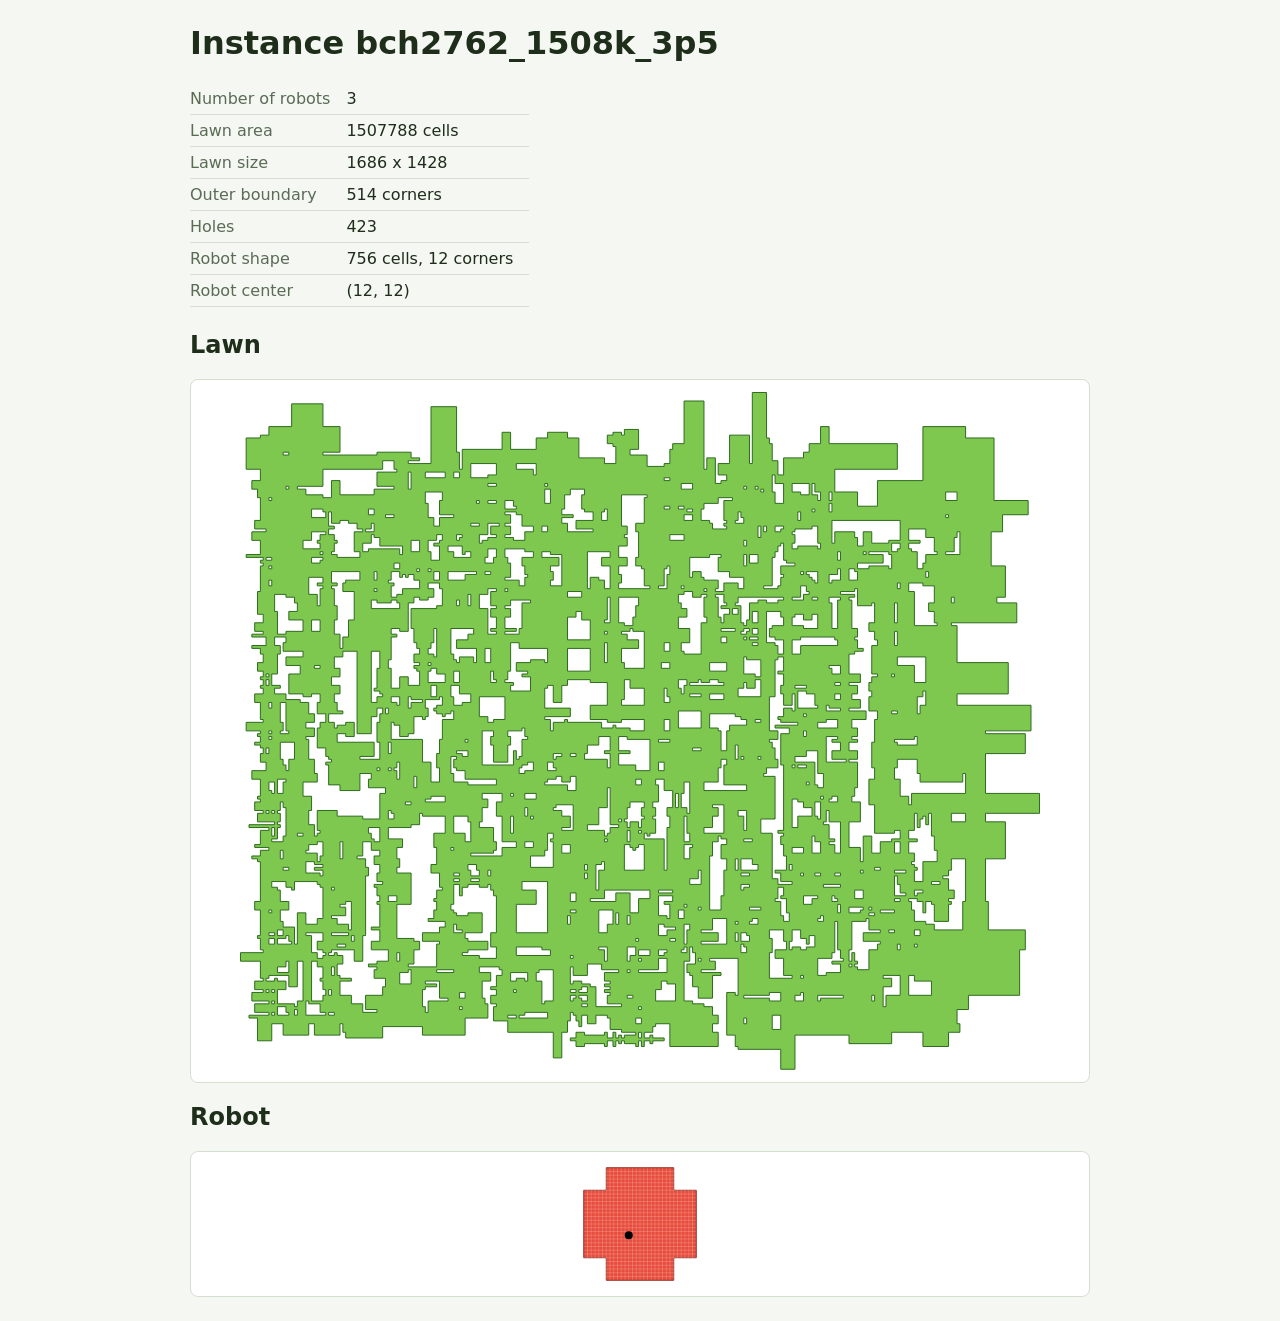
<file: demos/cgshop/instance.html>
<!DOCTYPE html>
<html lang="en">
<head>
  <meta charset="utf-8">
  <meta name="viewport" content="width=device-width, initial-scale=1">
  <title>Instance bch2762_1508k_3p5</title>
  <style>
    body { margin: 0; font-family: system-ui, sans-serif; background: #f4f7f2; color: #1f2d1b; }
    main { max-width: 900px; margin: 0 auto; padding: 24px 16px; }
    h1 { margin-top: 0; word-break: break-all; }
    table { border-collapse: collapse; margin-bottom: 24px; }
    th, td { text-align: left; padding: 6px 16px 6px 0; border-bottom: 1px solid #d5dfd0; }
    th { font-weight: normal; color: #5b6b55; }
    .drawing { background: #ffffff; border: 1px solid #d5dfd0; border-radius: 8px; padding: 12px; }
    .drawing svg { display: block; max-width: 100%; height: auto; margin: 0 auto; }
    .robot svg { width: 120px; }
    .valid { color: #2e7d32; font-weight: bold; }
    .invalid { color: #c62828; font-weight: bold; }
  </style>
</head>
<body>
  <main>
    <h1>Instance bch2762_1508k_3p5</h1>
    <table>
      <tr><th>Number of robots</th><td>3</td></tr>
      <tr><th>Lawn area</th><td>1507788 cells</td></tr>
      <tr><th>Lawn size</th><td>1686 x 1428</td></tr>
      <tr><th>Outer boundary</th><td>514 corners</td></tr>
      <tr><th>Holes</th><td>423</td></tr>
      <tr><th>Robot shape</th><td>756 cells, 12 corners</td></tr>
      <tr><th>Robot center</th><td>(12, 12)</td></tr>
    </table>
    <h2>Lawn</h2>
    <div class="drawing">
<svg xmlns="http://www.w3.org/2000/svg" viewBox="-1 -1 1688 1430" width="800">
  <path fill="#7ec850" fill-rule="evenodd" stroke="#2e6b1f" stroke-width="1" vector-effect="non-scaling-stroke" d="M1638 444 L1596 444 L1596 432 L1614 432 L1614 366 L1584 366 L1584 294 L1608 294 L1608 258 L1662 258 L1662 228 L1590 228 L1590 96 L1530 96 L1530 72 L1440 72 L1440 186 L1344 186 L1344 240 L1302 240 L1302 210 L1254 210 L1254 162 L1386 162 L1386 108 L1242 108 L1242 72 L1224 72 L1224 108 L1200 108 L1200 126 L1188 126 L1188 138 L1146 138 L1146 174 L1134 174 L1134 144 L1122 144 L1122 108 L1116 108 L1116 96 L1110 96 L1110 0 L1080 0 L1080 150 L1074 150 L1074 90 L1032 90 L1032 150 L1008 150 L1008 174 L1026 174 L1026 186 L1014 186 L1014 192 L1002 192 L1002 138 L984 138 L984 162 L978 162 L978 18 L936 18 L936 108 L912 108 L912 120 L906 120 L906 150 L894 150 L894 156 L858 156 L858 132 L822 132 L822 120 L840 120 L840 78 L810 78 L810 90 L804 90 L804 84 L786 84 L786 90 L774 90 L774 108 L786 108 L786 114 L792 114 L792 150 L768 150 L768 138 L714 138 L714 96 L690 96 L690 84 L648 84 L648 96 L624 96 L624 120 L570 120 L570 84 L552 84 L552 120 L468 120 L468 162 L462 162 L462 126 L456 126 L456 30 L402 30 L402 150 L354 150 L354 144 L378 144 L378 138 L360 138 L360 126 L288 126 L288 132 L174 132 L174 126 L210 126 L210 72 L174 72 L174 24 L108 24 L108 72 L60 72 L60 90 L42 90 L42 96 L12 96 L12 162 L42 162 L42 186 L24 186 L24 204 L36 204 L36 222 L42 222 L42 270 L30 270 L30 288 L54 288 L54 294 L24 294 L24 312 L42 312 L42 342 L12 342 L12 348 L48 348 L48 354 L42 354 L42 360 L48 360 L48 366 L42 366 L42 420 L36 420 L36 468 L48 468 L48 486 L30 486 L30 504 L48 504 L48 510 L24 510 L24 516 L54 516 L54 534 L24 534 L24 540 L42 540 L42 552 L48 552 L48 570 L36 570 L36 588 L48 588 L48 600 L42 600 L42 606 L48 606 L48 618 L42 618 L42 624 L48 624 L48 636 L30 636 L30 654 L42 654 L42 690 L48 690 L48 696 L12 696 L12 714 L42 714 L42 720 L36 720 L36 726 L42 726 L42 738 L30 738 L30 744 L42 744 L42 750 L48 750 L48 762 L42 762 L42 780 L54 780 L54 798 L24 798 L24 816 L42 816 L42 852 L36 852 L36 858 L42 858 L42 864 L30 864 L30 882 L48 882 L48 888 L36 888 L36 906 L72 906 L72 912 L18 912 L18 918 L60 918 L60 924 L42 924 L42 954 L30 954 L30 960 L60 960 L60 966 L42 966 L42 978 L24 978 L24 984 L36 984 L36 990 L42 990 L42 1074 L30 1074 L30 1092 L42 1092 L42 1146 L36 1146 L36 1152 L42 1152 L42 1176 L48 1176 L48 1182 L0 1182 L0 1200 L42 1200 L42 1236 L48 1236 L48 1242 L30 1242 L30 1260 L48 1260 L48 1266 L24 1266 L24 1284 L60 1284 L60 1290 L30 1290 L30 1308 L60 1308 L60 1314 L18 1314 L18 1320 L36 1320 L36 1368 L66 1368 L66 1332 L90 1332 L90 1356 L144 1356 L144 1332 L156 1332 L156 1356 L210 1356 L210 1332 L216 1332 L216 1350 L222 1350 L222 1362 L300 1362 L300 1338 L384 1338 L384 1356 L474 1356 L474 1320 L522 1320 L522 1290 L516 1290 L516 1278 L510 1278 L510 1242 L528 1242 L528 1224 L504 1224 L504 1212 L546 1212 L546 1218 L552 1218 L552 1230 L540 1230 L540 1254 L528 1254 L528 1260 L540 1260 L540 1272 L528 1272 L528 1290 L540 1290 L540 1296 L534 1296 L534 1326 L564 1326 L564 1350 L660 1350 L660 1404 L678 1404 L678 1350 L690 1350 L690 1326 L696 1326 L696 1308 L702 1308 L702 1314 L708 1314 L708 1326 L714 1326 L714 1338 L720 1338 L720 1314 L732 1314 L732 1332 L750 1332 L750 1314 L774 1314 L774 1320 L780 1320 L780 1344 L804 1344 L804 1350 L834 1350 L834 1356 L810 1356 L810 1362 L804 1362 L804 1356 L798 1356 L798 1362 L792 1362 L792 1350 L786 1350 L786 1362 L774 1362 L774 1350 L768 1350 L768 1356 L726 1356 L726 1350 L708 1350 L708 1362 L696 1362 L696 1368 L708 1368 L708 1380 L726 1380 L726 1374 L768 1374 L768 1380 L774 1380 L774 1368 L786 1368 L786 1380 L792 1380 L792 1368 L798 1368 L798 1374 L804 1374 L804 1368 L810 1368 L810 1374 L834 1374 L834 1380 L840 1380 L840 1368 L846 1368 L846 1380 L852 1380 L852 1368 L864 1368 L864 1374 L870 1374 L870 1368 L894 1368 L894 1362 L870 1362 L870 1356 L864 1356 L864 1362 L852 1362 L852 1350 L870 1350 L870 1338 L876 1338 L876 1332 L906 1332 L906 1380 L1008 1380 L1008 1350 L996 1350 L996 1332 L1008 1332 L1008 1314 L996 1314 L996 1296 L978 1296 L978 1290 L954 1290 L954 1284 L936 1284 L936 1200 L948 1200 L948 1170 L954 1170 L954 1182 L960 1182 L960 1206 L942 1206 L942 1224 L948 1224 L948 1230 L954 1230 L954 1254 L966 1254 L966 1278 L996 1278 L996 1230 L1014 1230 L1014 1224 L972 1224 L972 1218 L1002 1218 L1002 1200 L990 1200 L990 1194 L1050 1194 L1050 1272 L1044 1272 L1044 1266 L1026 1266 L1026 1356 L1044 1356 L1044 1380 L1050 1380 L1050 1386 L1140 1386 L1140 1428 L1170 1428 L1170 1356 L1284 1356 L1284 1374 L1374 1374 L1374 1350 L1440 1350 L1440 1380 L1494 1380 L1494 1350 L1518 1350 L1518 1332 L1512 1332 L1512 1302 L1536 1302 L1536 1272 L1644 1272 L1644 1176 L1656 1176 L1656 1134 L1578 1134 L1578 1074 L1572 1074 L1572 984 L1614 984 L1614 906 L1572 906 L1572 888 L1686 888 L1686 846 L1572 846 L1572 762 L1656 762 L1656 720 L1572 720 L1572 714 L1668 714 L1668 660 L1512 660 L1512 636 L1620 636 L1620 570 L1512 570 L1512 492 L1500 492 L1500 486 L1638 486 Z M1074 498 L1074 504 L1068 504 L1068 510 L1056 510 L1056 504 L1062 504 L1062 498 Z M1182 408 L1194 408 L1194 420 L1200 420 L1200 426 L1188 426 L1188 438 L1164 438 L1164 432 L1182 432 Z M540 1194 L504 1194 L504 1188 L468 1188 L468 1182 L480 1182 L480 1176 L522 1176 L522 1158 L480 1158 L480 1152 L474 1152 L474 1140 L510 1140 L510 1098 L480 1098 L480 1104 L456 1104 L456 1098 L450 1098 L450 1092 L444 1092 L444 1080 L450 1080 L450 1038 L462 1038 L462 1062 L468 1062 L468 1044 L480 1044 L480 1038 L504 1038 L504 1044 L522 1044 L522 1038 L528 1038 L528 1050 L534 1050 L534 1062 L540 1062 L540 1140 L528 1140 L528 1170 L540 1170 Z M1416 870 L1410 870 L1410 852 L1392 852 L1392 816 L1380 816 L1380 792 L1386 792 L1386 774 L1428 774 L1428 804 L1434 804 L1434 822 L1524 822 L1524 804 L1530 804 L1530 846 L1416 846 Z M174 1236 L168 1236 L168 1242 L174 1242 L174 1260 L180 1260 L180 1272 L174 1272 L174 1284 L150 1284 L150 1200 L162 1200 L162 1212 L174 1212 Z M276 1158 L276 1176 L312 1176 L312 1200 L288 1200 L288 1206 L270 1206 L270 1212 L288 1212 L288 1218 L282 1218 L282 1236 L306 1236 L306 1254 L300 1254 L300 1272 L264 1272 L264 1302 L288 1302 L288 1308 L258 1308 L258 1290 L234 1290 L234 1272 L210 1272 L210 1242 L234 1242 L234 1236 L210 1236 L210 1230 L204 1230 L204 1206 L216 1206 L216 1188 L204 1188 L204 1182 L198 1182 L198 1188 L186 1188 L186 1182 L192 1182 L192 1176 L240 1176 L240 1200 L258 1200 L258 1146 L264 1146 L264 1020 L270 1020 L270 1002 L264 1002 L264 984 L246 984 L246 978 L258 978 L258 948 L276 948 L276 966 L294 966 L294 978 L282 978 L282 996 L294 996 L294 1014 L288 1014 L288 1032 L300 1032 L300 1038 L282 1038 L282 1044 L288 1044 L288 1062 L294 1062 L294 1074 L288 1074 L288 1080 L294 1080 L294 1128 L276 1128 L276 1134 L294 1134 L294 1158 Z M1236 1224 L1236 1230 L1218 1230 L1218 1194 L1248 1194 L1248 1182 L1254 1182 L1254 1116 L1260 1116 L1260 1176 L1266 1176 L1266 1194 L1272 1194 L1272 1200 L1248 1200 L1248 1206 L1266 1206 L1266 1224 Z M834 450 L834 474 L828 474 L828 492 L810 492 L810 486 L798 486 L798 432 L840 432 L840 450 Z M552 948 L582 948 L582 960 L552 960 L552 978 L486 978 L486 972 L534 972 L534 966 L540 966 L540 948 L534 948 L534 918 L504 918 L504 906 L510 906 L510 876 L522 876 L522 858 L510 858 L510 846 L552 846 L552 864 L540 864 L540 894 L552 894 Z M216 516 L216 540 L210 540 L210 510 L198 510 L198 480 L204 480 L204 450 L198 450 L198 414 L192 414 L192 408 L204 408 L204 402 L192 402 L192 378 L252 378 L252 396 L222 396 L222 402 L216 402 L216 420 L240 420 L240 480 L228 480 L228 516 Z M1026 516 L1026 528 L1014 528 L1014 516 Z M54 888 L54 882 L60 882 L60 888 Z M1290 438 L1284 438 L1284 432 L1296 432 L1296 426 L1266 426 L1266 420 L1296 420 L1296 414 L1302 414 L1302 450 L1332 450 L1332 444 L1338 444 L1338 486 L1326 486 L1326 504 L1338 504 L1338 522 L1344 522 L1344 534 L1332 534 L1332 594 L1344 594 L1344 600 L1332 600 L1332 612 L1326 612 L1326 630 L1332 630 L1332 642 L1326 642 L1326 672 L1344 672 L1344 690 L1338 690 L1338 738 L1332 738 L1332 792 L1338 792 L1338 816 L1326 816 L1326 870 L1338 870 L1338 930 L1380 930 L1380 924 L1392 924 L1392 942 L1374 942 L1374 948 L1350 948 L1350 972 L1332 972 L1332 936 L1314 936 L1314 990 L1308 990 L1308 960 L1284 960 L1284 906 L1308 906 L1308 864 L1290 864 L1290 852 L1296 852 L1296 834 L1302 834 L1302 780 L1284 780 L1284 774 L1302 774 L1302 756 L1284 756 L1284 738 L1302 738 L1302 732 L1290 732 L1290 726 L1302 726 L1302 708 L1290 708 L1290 690 L1320 690 L1320 672 L1284 672 L1284 666 L1308 666 L1308 648 L1290 648 L1290 636 L1302 636 L1302 618 L1284 618 L1284 612 L1308 612 L1308 594 L1284 594 L1284 552 L1296 552 L1296 546 L1314 546 L1314 540 L1302 540 L1302 522 L1296 522 L1296 516 L1302 516 L1302 498 L1290 498 Z M1236 726 L1260 726 L1260 732 L1248 732 L1248 738 L1266 738 L1266 756 L1248 756 L1248 774 L1278 774 L1278 780 L1236 780 Z M180 768 L186 768 L186 774 L192 774 L192 780 L180 780 L180 786 L186 786 L186 828 L210 828 L210 840 L252 840 L252 804 L276 804 L276 816 L270 816 L270 834 L306 834 L306 846 L294 846 L294 900 L258 900 L258 894 L204 894 L204 882 L162 882 L162 924 L168 924 L168 930 L162 930 L162 936 L156 936 L156 912 L144 912 L144 882 L150 882 L150 852 L132 852 L132 822 L162 822 L162 804 L156 804 L156 774 L144 774 L144 732 L138 732 L138 726 L156 726 L156 708 L138 708 L138 696 L156 696 L156 678 L144 678 L144 654 L126 654 L126 648 L96 648 L96 636 L72 636 L72 624 L84 624 L84 618 L66 618 L66 594 L78 594 L78 552 L84 552 L84 534 L72 534 L72 516 L96 516 L96 528 L90 528 L90 546 L132 546 L132 558 L96 558 L96 576 L126 576 L126 594 L102 594 L102 636 L132 636 L132 642 L150 642 L150 636 L168 636 L168 654 L162 654 L162 678 L180 678 L180 696 L168 696 L168 708 L162 708 L162 750 L180 750 Z M1314 1140 L1314 1158 L1350 1158 L1350 1164 L1344 1164 L1344 1176 L1326 1176 L1326 1218 L1302 1218 L1302 1212 L1296 1212 L1296 1206 L1302 1206 L1302 1200 L1296 1200 L1296 1182 L1290 1182 L1290 1200 L1284 1200 L1284 1176 L1290 1176 L1290 1116 L1320 1116 L1320 1110 L1326 1110 L1326 1134 L1350 1134 L1350 1140 Z M540 450 L540 456 L528 456 L528 474 L540 474 L540 498 L528 498 L528 504 L540 504 L540 510 L522 510 L522 456 L504 456 L504 426 L522 426 L522 414 L540 414 L540 420 L528 420 L528 450 Z M372 834 L366 834 L366 810 L372 810 Z M1248 498 L1248 444 L1242 444 L1242 432 L1266 432 L1266 438 L1260 438 L1260 498 Z M822 1098 L822 1056 L792 1056 L792 1074 L738 1074 L738 1068 L768 1068 L768 1050 L864 1050 L864 1068 L840 1068 L840 1098 Z M240 726 L240 696 L222 696 L222 702 L204 702 L204 708 L198 708 L198 696 L186 696 L186 678 L216 678 L216 672 L204 672 L204 654 L198 654 L198 636 L210 636 L210 618 L192 618 L192 600 L210 600 L210 582 L198 582 L198 558 L216 558 L216 546 L246 546 L246 720 L276 720 L276 684 L288 684 L288 666 L300 666 L300 678 L294 678 L294 696 L288 696 L288 738 L294 738 L294 774 L252 774 L252 768 L282 768 L282 738 L204 738 L204 720 L222 720 L222 726 Z M582 1080 L624 1080 L624 1050 L594 1050 L594 1032 L648 1032 L648 1140 L582 1140 Z M228 1140 L228 1146 L192 1146 L192 1140 Z M330 1062 L330 1074 L312 1074 L312 1062 Z M1254 516 L1254 522 L1260 522 L1260 534 L1182 534 L1182 552 L1164 552 L1164 522 L1182 522 L1182 516 Z M78 816 L96 816 L96 822 L90 822 L90 846 L78 846 Z M588 804 L588 792 L594 792 L594 786 L606 786 L606 780 L618 780 L618 798 L600 798 L600 804 Z M150 480 L168 480 L168 504 L150 504 Z M96 786 L90 786 L90 774 L84 774 L84 738 L114 738 L114 774 L102 774 L102 798 L96 798 Z M786 1092 L786 1122 L774 1122 L774 1140 L756 1140 L756 1092 Z M174 1158 L162 1158 L162 1176 L174 1176 L174 1182 L180 1182 L180 1188 L174 1188 L174 1194 L162 1194 L162 1182 L150 1182 L150 1146 L138 1146 L138 1140 L174 1140 Z M996 1110 L1026 1110 L1026 1164 L972 1164 L972 1158 L1008 1158 L1008 1140 L972 1140 L972 1134 L996 1134 Z M582 1188 L582 1170 L636 1170 L636 1176 L654 1176 L654 1188 Z M1260 1080 L1266 1080 L1266 1098 L1260 1098 Z M384 1140 L384 1158 L420 1158 L420 1164 L414 1164 L414 1212 L354 1212 L354 1206 L366 1206 L366 1176 L378 1176 L378 1158 L366 1158 L366 1152 L330 1152 L330 1080 L360 1080 L360 1014 L330 1014 L330 1002 L336 1002 L336 984 L330 984 L330 960 L342 960 L342 942 L312 942 L312 918 L360 918 L360 912 L378 912 L378 888 L384 888 L384 894 L432 894 L432 930 L408 930 L408 960 L414 960 L414 996 L402 996 L402 1014 L420 1014 L420 1044 L426 1044 L426 1050 L414 1050 L414 1068 L408 1068 L408 1074 L414 1074 L414 1092 L408 1092 L408 1110 L396 1110 L396 1116 L432 1116 L432 1128 L420 1128 L420 1140 Z M426 450 L414 450 L414 456 L360 456 L360 498 L366 498 L366 528 L372 528 L372 540 L378 540 L378 552 L366 552 L366 570 L378 570 L378 576 L366 576 L366 582 L372 582 L372 588 L378 588 L378 618 L354 618 L354 600 L336 600 L336 624 L318 624 L318 582 L312 582 L312 564 L318 564 L318 516 L330 516 L330 510 L318 510 L318 498 L336 498 L336 504 L354 504 L354 444 L366 444 L366 432 L378 432 L378 438 L396 438 L396 432 L408 432 L408 414 L396 414 L396 402 L420 402 L420 414 L426 414 Z M1314 1068 L1296 1068 L1296 1050 L1314 1050 Z M540 816 L540 828 L480 828 L480 822 L450 822 L450 804 L444 804 L444 768 L456 768 L456 774 L450 774 L450 792 L456 792 L456 798 L474 798 L474 816 Z M1218 1110 L1224 1110 L1224 1104 L1230 1104 L1230 1116 L1218 1116 Z M1134 714 L1116 714 L1116 642 L1128 642 L1128 564 L1134 564 L1134 558 L1146 558 L1146 588 L1134 588 L1134 594 L1146 594 L1146 618 L1140 618 L1140 636 L1146 636 L1146 660 L1164 660 L1164 636 L1170 636 L1170 672 L1164 672 L1164 666 L1146 666 L1146 684 L1134 684 L1134 690 L1140 690 L1140 696 L1176 696 L1176 702 L1128 702 L1128 708 L1158 708 L1158 720 L1140 720 L1140 786 L1146 786 L1146 924 L1134 924 L1134 930 L1146 930 L1146 936 L1140 936 L1140 954 L1146 954 L1146 978 L1152 978 L1152 1008 L1128 1008 L1128 1014 L1140 1014 L1140 1032 L1164 1032 L1164 1038 L1134 1038 L1134 1026 L1122 1026 L1122 930 L1098 930 L1098 900 L1128 900 L1128 810 L1104 810 L1104 804 L1110 804 L1110 792 L1134 792 L1134 774 L1128 774 L1128 750 L1122 750 L1122 738 L1116 738 L1116 732 L1134 732 Z M510 786 L510 714 L534 714 L534 726 L528 726 L528 744 L534 744 L534 780 L564 780 L564 744 L570 744 L570 726 L564 726 L564 714 L594 714 L594 708 L600 708 L600 726 L606 726 L606 732 L594 732 L594 768 L588 768 L588 774 L582 774 L582 756 L576 756 L576 786 Z M966 1092 L966 1086 L972 1086 L972 1092 Z M1242 384 L1260 384 L1260 372 L1266 372 L1266 396 L1248 396 L1248 402 L1242 402 Z M1230 834 L1218 834 L1218 828 L1212 828 L1212 780 L1170 780 L1170 768 L1194 768 L1194 756 L1218 756 L1218 804 L1230 804 Z M384 690 L390 690 L390 684 L396 684 L396 666 L390 666 L390 648 L420 648 L420 642 L426 642 L426 660 L414 660 L414 666 L408 666 L408 672 L414 672 L414 678 L426 678 L426 684 L432 684 L432 678 L444 678 L444 672 L450 672 L450 690 L426 690 L426 732 L420 732 L420 762 L414 762 L414 792 L420 792 L420 822 L402 822 L402 780 L384 780 L384 732 L318 732 L318 696 L324 696 L324 702 L336 702 L336 726 L354 726 L354 720 L366 720 L366 684 L384 684 Z M762 366 L780 366 L780 414 L768 414 L768 396 L756 396 L756 390 L738 390 L738 414 L732 414 L732 336 L780 336 L780 348 L762 348 Z M924 1110 L924 1092 L936 1092 L936 1110 Z M1314 336 L1320 336 L1320 342 L1314 342 Z M1188 1062 L1218 1062 L1218 1068 L1206 1068 L1206 1080 L1188 1080 Z M258 318 L276 318 L276 300 L282 300 L282 306 L294 306 L294 324 L342 324 L342 342 L336 342 L336 330 L270 330 L270 336 L258 336 Z M1218 402 L1212 402 L1212 396 L1206 396 L1206 390 L1200 390 L1200 384 L1194 384 L1194 378 L1218 378 Z M1332 294 L1314 294 L1314 324 L1302 324 L1302 306 L1296 306 L1296 294 L1254 294 L1254 318 L1248 318 L1248 270 L1392 270 L1392 312 L1368 312 L1368 318 L1332 318 Z M1380 1140 L1368 1140 L1368 1134 L1380 1134 Z M1050 774 L1044 774 L1044 744 L1050 744 Z M798 726 L816 726 L816 732 L864 732 L864 798 L834 798 L834 786 L798 786 L798 762 L822 762 L822 756 L798 756 Z M1230 1044 L1230 1038 L1266 1038 L1266 1044 Z M1266 1014 L1266 1020 L1254 1020 L1254 1014 Z M660 654 L678 654 L678 618 L690 618 L690 606 L738 606 L738 612 L774 612 L774 660 L738 660 L738 690 L774 690 L774 696 L804 696 L804 690 L852 690 L852 714 L822 714 L822 708 L792 708 L792 702 L786 702 L786 708 L762 708 L762 696 L690 696 L690 690 L684 690 L684 696 L660 696 L660 714 L654 714 L654 690 L642 690 L642 684 L696 684 L696 666 L642 666 L642 624 L648 624 L648 618 L660 618 Z M894 1074 L894 1080 L906 1080 L906 1110 L900 1110 L900 1104 L882 1104 L882 1062 L912 1062 L912 1074 Z M312 678 L306 678 L306 666 L312 666 Z M672 366 L672 348 L636 348 L636 336 L654 336 L654 342 L678 342 L678 408 L654 408 L654 396 L660 396 L660 378 L654 378 L654 366 Z M174 354 L168 354 L168 360 L150 360 L150 348 L174 348 Z M1506 336 L1506 306 L1512 306 L1512 294 L1518 294 L1518 342 L1488 342 L1488 336 Z M588 1320 L588 1314 L600 1314 L600 1308 L648 1308 L648 1320 Z M966 1008 L972 1008 L972 1038 L948 1038 L948 1026 L966 1026 Z M186 300 L186 288 L198 288 L198 282 L186 282 L186 252 L192 252 L192 276 L210 276 L210 270 L228 270 L228 276 L246 276 L246 288 L258 288 L258 294 L240 294 L240 336 L252 336 L252 348 L204 348 L204 342 L192 342 L192 336 L198 336 L198 318 L204 318 L204 312 L198 312 L198 300 Z M1140 366 L1140 384 L1146 384 L1146 390 L1140 390 L1140 408 L1134 408 L1134 414 L1104 414 L1104 408 L1122 408 L1122 348 L1128 348 L1128 336 L1134 336 L1134 324 L1140 324 L1140 318 L1146 318 L1146 354 L1152 354 L1152 360 L1170 360 L1170 366 Z M474 948 L474 930 L450 930 L450 894 L480 894 L480 906 L486 906 L486 948 Z M396 336 L396 312 L414 312 L414 300 L426 300 L426 312 L420 312 L420 318 L408 318 L408 324 L420 324 L420 354 L402 354 L402 336 Z M936 954 L954 954 L954 960 L948 960 L948 984 L936 984 Z M606 594 L594 594 L594 600 L612 600 L612 630 L570 630 L570 618 L576 618 L576 612 L558 612 L558 606 L564 606 L564 588 L570 588 L570 528 L588 528 L588 540 L648 540 L648 570 L642 570 L642 564 L612 564 L612 570 L582 570 L582 588 L606 588 Z M1218 282 L1218 318 L1224 318 L1224 330 L1218 330 L1218 324 L1176 324 L1176 330 L1164 330 L1164 318 L1170 318 L1170 300 L1164 300 L1164 294 L1170 294 L1170 288 L1206 288 L1206 282 Z M594 348 L594 366 L600 366 L600 384 L606 384 L606 390 L600 390 L600 408 L588 408 L588 396 L558 396 L558 390 L570 390 L570 360 L564 360 L564 348 L558 348 L558 330 L600 330 L600 336 L618 336 L618 348 Z M708 270 L708 288 L744 288 L744 294 L690 294 L690 276 L678 276 L678 264 L702 264 L702 258 L678 258 L678 246 L684 246 L684 216 L696 216 L696 204 L726 204 L726 216 L720 216 L720 246 L726 246 L726 252 L744 252 L744 270 Z M1404 1008 L1404 1014 L1380 1014 L1380 1008 Z M558 642 L558 690 L534 690 L534 696 L522 696 L522 684 L504 684 L504 642 Z M1062 624 L1062 612 L1068 612 L1068 624 L1086 624 L1086 606 L1098 606 L1098 642 L1050 642 L1050 624 Z M1434 318 L1434 312 L1410 312 L1410 288 L1446 288 L1446 306 L1464 306 L1464 336 L1470 336 L1470 342 L1446 342 L1446 360 L1440 360 L1440 372 L1428 372 L1428 336 L1416 336 L1416 330 L1410 330 L1410 318 Z M1260 690 L1260 708 L1218 708 L1218 696 L1236 696 L1236 690 Z M810 606 L822 606 L822 624 L852 624 L852 660 L804 660 L804 648 L810 648 Z M894 942 L852 942 L852 930 L858 930 L858 936 L864 936 L864 930 L876 930 L876 900 L870 900 L870 894 L876 894 L876 876 L870 876 L870 864 L882 864 L882 828 L876 828 L876 816 L894 816 L894 840 L912 840 L912 876 L900 876 L900 894 L906 894 L906 918 L900 918 L900 1008 L894 1008 Z M642 978 L642 966 L648 966 L648 930 L660 930 L660 942 L654 942 L654 948 L660 948 L660 1002 L612 1002 L612 978 Z M756 876 L774 876 L774 834 L780 834 L780 912 L798 912 L798 918 L780 918 L780 930 L774 930 L774 936 L768 936 L768 924 L732 924 L732 912 L756 912 Z M1074 342 L1092 342 L1092 360 L1074 360 Z M1020 648 L990 648 L990 636 L1020 636 Z M1464 966 L1470 966 L1470 990 L1440 990 L1440 1032 L1422 1032 L1422 1008 L1428 1008 L1428 1002 L1422 1002 L1422 996 L1416 996 L1416 990 L1422 990 L1422 972 L1410 972 L1410 948 L1428 948 L1428 942 L1410 942 L1410 924 L1422 924 L1422 888 L1428 888 L1428 918 L1434 918 L1434 900 L1440 900 L1440 894 L1446 894 L1446 912 L1452 912 L1452 888 L1458 888 L1458 936 L1464 936 Z M1266 636 L1266 648 L1254 648 L1254 636 Z M174 222 L174 216 L138 216 L138 204 L120 204 L120 198 L174 198 L174 162 L300 162 L300 144 L324 144 L324 162 L330 162 L330 168 L288 168 L288 198 L324 198 L324 204 L282 204 L282 216 L210 216 L210 186 L192 186 L192 222 Z M1146 288 L1140 288 L1140 294 L1128 294 L1128 282 L1146 282 Z M540 330 L540 348 L534 348 L534 360 L516 360 L516 348 L522 348 L522 330 Z M972 636 L972 642 L948 642 L948 636 Z M990 606 L1008 606 L1008 612 L1020 612 L1020 618 L948 618 L948 612 L966 612 L966 606 L972 606 L972 612 L990 612 Z M390 234 L390 210 L426 210 L426 228 L420 228 L420 258 L450 258 L450 264 L420 264 L420 282 L408 282 L408 264 L396 264 L396 234 Z M738 588 L690 588 L690 540 L738 540 Z M1176 894 L1176 918 L1164 918 L1164 858 L1176 858 L1176 864 L1188 864 L1188 876 L1206 876 L1206 894 Z M1098 282 L1098 306 L1092 306 L1092 282 Z M936 894 L942 894 L942 930 L948 930 L948 948 L936 948 Z M1212 210 L1224 210 L1224 228 L1218 228 L1218 216 L1206 216 L1206 192 L1212 192 Z M1530 1074 L1524 1074 L1524 1134 L1464 1134 L1464 1122 L1446 1122 L1446 1116 L1422 1116 L1422 1092 L1416 1092 L1416 1074 L1410 1074 L1410 1068 L1428 1068 L1428 1074 L1440 1074 L1440 1098 L1446 1098 L1446 1074 L1458 1074 L1458 1080 L1464 1080 L1464 1116 L1494 1116 L1494 1080 L1500 1080 L1500 1074 L1494 1074 L1494 1068 L1506 1068 L1506 1050 L1494 1050 L1494 1026 L1482 1026 L1482 1020 L1494 1020 L1494 1008 L1500 1008 L1500 984 L1530 984 Z M1446 660 L1434 660 L1434 678 L1428 678 L1428 642 L1440 642 L1440 630 L1446 630 Z M66 948 L66 942 L78 942 L78 918 L84 918 L84 912 L78 912 L78 906 L84 906 L84 888 L78 888 L78 882 L84 882 L84 864 L90 864 L90 876 L96 876 L96 936 L90 936 L90 948 Z M432 864 L390 864 L390 858 L402 858 L402 852 L432 852 Z M462 180 L450 180 L450 168 L462 168 Z M1026 1008 L1020 1008 L1020 1062 L1014 1062 L1014 1092 L990 1092 L990 978 L996 978 L996 948 L1008 948 L1008 936 L1014 936 L1014 942 L1026 942 L1026 954 L1014 954 L1014 984 L1026 984 Z M558 510 L558 504 L582 504 L582 498 L558 498 L558 474 L570 474 L570 456 L558 456 L558 450 L570 450 L570 438 L612 438 L612 444 L594 444 L594 498 L588 498 L588 510 Z M1200 192 L1200 216 L1182 216 L1182 210 L1164 210 L1164 192 Z M294 948 L282 948 L282 942 L276 942 L276 930 L270 930 L270 918 L294 918 Z M846 918 L840 918 L840 906 L822 906 L822 918 L816 918 L816 906 L810 906 L810 900 L816 900 L816 876 L822 876 L822 864 L852 864 L852 876 L846 876 L846 894 L852 894 L852 900 L846 900 Z M78 1296 L96 1296 L96 1308 L102 1308 L102 1314 L78 1314 Z M192 1212 L198 1212 L198 1230 L192 1230 Z M1068 924 L1062 924 L1062 894 L1050 894 L1050 882 L1068 882 Z M738 522 L690 522 L690 474 L708 474 L708 462 L720 462 L720 480 L738 480 Z M1098 204 L1104 204 L1104 210 L1098 210 Z M1446 558 L1446 612 L1422 612 L1422 576 L1386 576 L1386 558 Z M1356 1296 L1356 1254 L1374 1254 L1374 1236 L1356 1236 L1356 1230 L1392 1230 L1392 1272 L1362 1272 L1362 1296 Z M444 498 L492 498 L492 510 L480 510 L480 522 L456 522 L456 540 L498 540 L498 570 L492 570 L492 558 L462 558 L462 570 L456 570 L456 564 L450 564 L450 552 L444 552 Z M624 1224 L630 1224 L630 1218 L660 1218 L660 1284 L642 1284 L642 1290 L636 1290 L636 1242 L624 1242 Z M120 1200 L132 1200 L132 1284 L120 1284 L120 1296 L114 1296 L114 1290 L78 1290 L78 1260 L96 1260 L96 1242 L78 1242 L78 1236 L72 1236 L72 1242 L54 1242 L54 1236 L60 1236 L60 1230 L102 1230 L102 1254 L120 1254 Z M234 1134 L228 1134 L228 1122 L204 1122 L204 1110 L192 1110 L192 1104 L222 1104 L222 1086 L210 1086 L210 1080 L222 1080 L222 1074 L234 1074 Z M996 876 L996 870 L1020 870 L1020 930 L978 930 L978 918 L996 918 L996 894 L1008 894 L1008 876 Z M1470 492 L1422 492 L1422 420 L1410 420 L1410 402 L1440 402 L1440 408 L1464 408 L1464 444 L1452 444 L1452 462 L1464 462 L1464 486 L1470 486 Z M942 1170 L942 1182 L930 1182 L930 1176 L936 1176 L936 1170 Z M78 1212 L96 1212 L96 1200 L102 1200 L102 1224 L78 1224 Z M984 426 L984 432 L978 432 L978 474 L984 474 L984 486 L972 486 L972 552 L936 552 L936 546 L930 546 L930 528 L948 528 L948 498 L924 498 L924 474 L942 474 L942 456 L930 456 L930 444 L924 444 L924 426 L936 426 L936 420 L954 420 L954 432 L972 432 L972 426 Z M702 924 L678 924 L678 918 L696 918 L696 894 L678 894 L678 882 L660 882 L660 876 L666 876 L666 870 L702 870 Z M1164 1134 L1182 1134 L1182 1152 L1194 1152 L1194 1164 L1200 1164 L1200 1146 L1212 1146 L1212 1170 L1194 1170 L1194 1176 L1182 1176 L1182 1170 L1164 1170 L1164 1176 L1158 1176 L1158 1158 L1164 1158 Z M900 1134 L900 1146 L882 1146 L882 1122 L894 1122 L894 1128 L918 1128 L918 1134 Z M816 522 L816 510 L804 510 L804 504 L822 504 L822 498 L828 498 L828 504 L852 504 L852 582 L810 582 L810 570 L804 570 L804 540 L840 540 L840 522 Z M924 876 L918 876 L918 846 L924 846 Z M1122 1152 L1116 1152 L1116 1134 L1146 1134 L1146 1158 L1152 1158 L1152 1176 L1128 1176 L1128 1194 L1146 1194 L1146 1230 L1164 1230 L1164 1236 L1116 1236 L1116 1182 L1122 1182 Z M78 462 L72 462 L72 426 L96 426 L96 432 L114 432 L114 444 L120 444 L120 462 L102 462 L102 480 L132 480 L132 504 L96 504 L96 510 L78 510 Z M72 1152 L72 1164 L60 1164 L60 1152 Z M498 378 L498 384 L474 384 L474 396 L438 396 L438 378 Z M120 1164 L114 1164 L114 1128 L90 1128 L90 1116 L84 1116 L84 1092 L102 1092 L102 1074 L84 1074 L84 1050 L78 1050 L78 1044 L66 1044 L66 1032 L96 1032 L96 1044 L108 1044 L108 1050 L114 1050 L114 1032 L162 1032 L162 1038 L168 1038 L168 1044 L174 1044 L174 1110 L162 1110 L162 1122 L138 1122 L138 1098 L120 1098 Z M408 396 L408 378 L420 378 L420 396 Z M642 828 L642 822 L648 822 L648 816 L666 816 L666 810 L678 810 L678 822 L696 822 L696 810 L708 810 L708 840 L690 840 L690 828 Z M1110 444 L1110 438 L1092 438 L1092 444 L1074 444 L1074 480 L1068 480 L1068 492 L1062 492 L1062 486 L1056 486 L1056 450 L1044 450 L1044 444 L1050 444 L1050 432 L1146 432 L1146 438 L1134 438 L1134 444 Z M990 348 L990 342 L1014 342 L1014 348 L1008 348 L1008 378 L1032 378 L1032 390 L1062 390 L1062 414 L1050 414 L1050 402 L1020 402 L1020 420 L1002 420 L1002 414 L1008 414 L1008 396 L978 396 L978 390 L972 390 L972 378 L954 378 L954 390 L948 390 L948 348 Z M462 1026 L462 1032 L450 1032 L450 1026 Z M1050 1158 L1044 1158 L1044 1140 L1050 1140 Z M912 1056 L882 1056 L882 1050 L912 1050 Z M330 654 L318 654 L318 642 L336 642 L336 660 L330 660 Z M1032 702 L1032 714 L1026 714 L1026 756 L1014 756 L1014 714 L1008 714 L1008 708 L990 708 L990 678 L1044 678 L1044 684 L1056 684 L1056 690 L1068 690 L1068 702 Z M678 762 L678 768 L666 768 L666 774 L660 774 L660 762 Z M456 300 L468 300 L468 306 L462 306 L462 312 L456 312 Z M798 402 L804 402 L804 384 L798 384 L798 366 L816 366 L816 348 L798 348 L798 324 L816 324 L816 306 L810 306 L810 300 L816 300 L816 282 L804 282 L804 216 L858 216 L858 222 L852 222 L852 276 L834 276 L834 294 L840 294 L840 348 L834 348 L834 366 L846 366 L846 372 L852 372 L852 408 L864 408 L864 414 L798 414 Z M66 348 L66 354 L54 354 L54 348 Z M90 1008 L90 1002 L102 1002 L102 1008 Z M528 378 L528 384 L516 384 L516 378 Z M1056 1020 L1056 1014 L1074 1014 L1074 1020 Z M810 954 L822 954 L822 960 L828 960 L828 966 L834 966 L834 960 L840 960 L840 954 L852 954 L852 1008 L810 1008 Z M1056 774 L1056 768 L1062 768 L1062 774 Z M750 1296 L750 1254 L738 1254 L738 1248 L720 1248 L720 1242 L702 1242 L702 1248 L696 1248 L696 1212 L702 1212 L702 1230 L732 1230 L732 1206 L762 1206 L762 1218 L798 1218 L798 1224 L768 1224 L768 1242 L780 1242 L780 1248 L768 1248 L768 1254 L780 1254 L780 1260 L768 1260 L768 1266 L780 1266 L780 1272 L774 1272 L774 1290 L804 1290 L804 1296 Z M1176 666 L1176 630 L1194 630 L1194 636 L1212 636 L1212 660 L1218 660 L1218 666 Z M1380 732 L1422 732 L1422 726 L1428 726 L1428 744 L1386 744 L1386 738 L1380 738 Z M462 1296 L468 1296 L468 1302 L462 1302 Z M780 756 L768 756 L768 762 L780 762 L780 792 L774 792 L774 774 L726 774 L726 762 L732 762 L732 744 L756 744 L756 726 L780 726 Z M990 588 L990 570 L1026 570 L1026 588 Z M558 282 L558 276 L570 276 L570 258 L558 258 L558 252 L582 252 L582 258 L594 258 L594 282 L618 282 L618 294 L600 294 L600 312 L576 312 L576 306 L558 306 L558 300 L570 300 L570 282 Z M306 264 L306 258 L324 258 L324 264 Z M1128 234 L1128 210 L1122 210 L1122 174 L1128 174 L1128 192 L1146 192 L1146 234 Z M1062 942 L1080 942 L1080 948 L1062 948 Z M1170 618 L1194 618 L1194 624 L1170 624 Z M990 276 L990 270 L972 270 L972 246 L978 246 L978 234 L1008 234 L1008 222 L1038 222 L1038 228 L1020 228 L1020 270 L1026 270 L1026 276 L1020 276 L1020 282 L1026 282 L1026 288 L996 288 L996 276 Z M1266 972 L1254 972 L1254 954 L1242 954 L1242 948 L1254 948 L1254 942 L1242 942 L1242 912 L1230 912 L1230 906 L1236 906 L1236 882 L1242 882 L1242 906 L1266 906 Z M390 1248 L390 1242 L420 1242 L420 1278 L438 1278 L438 1284 L396 1284 L396 1308 L390 1308 L390 1296 L384 1296 L384 1260 L390 1260 L390 1254 L414 1254 L414 1248 Z M768 942 L774 942 L774 948 L768 948 Z M1224 972 L1206 972 L1206 936 L1212 936 L1212 948 L1224 948 Z M360 1248 L336 1248 L336 1224 L354 1224 L354 1218 L360 1218 Z M276 546 L294 546 L294 582 L288 582 L288 624 L282 624 L282 630 L294 630 L294 636 L300 636 L300 642 L288 642 L288 654 L276 654 Z M906 546 L894 546 L894 528 L906 528 Z M408 498 L414 498 L414 558 L408 558 L408 552 L396 552 L396 540 L402 540 L402 528 L408 528 Z M1098 600 L1086 600 L1086 594 L1062 594 L1062 558 L1068 558 L1068 564 L1098 564 Z M816 1272 L828 1272 L828 1278 L816 1278 Z M1488 210 L1512 210 L1512 228 L1488 228 Z M924 246 L924 240 L936 240 L936 246 Z M486 150 L540 150 L540 174 L522 174 L522 180 L486 180 Z M1068 828 L1068 840 L978 840 L978 822 L1008 822 L1008 792 L1014 792 L1014 774 L1026 774 L1026 786 L1020 786 L1020 828 Z M954 192 L954 204 L930 204 L930 192 Z M864 1176 L864 1188 L840 1188 L840 1176 Z M528 570 L516 570 L516 540 L528 540 Z M774 570 L768 570 L768 528 L774 528 Z M168 1290 L168 1308 L180 1308 L180 1314 L138 1314 L138 1284 L144 1284 L144 1290 Z M708 1272 L708 1278 L702 1278 L702 1284 L696 1284 L696 1272 Z M144 426 L144 390 L174 390 L174 402 L162 402 L162 408 L174 408 L174 414 L168 414 L168 450 L162 450 L162 426 Z M816 1170 L834 1170 L834 1188 L822 1188 L822 1200 L816 1200 Z M432 168 L432 180 L390 180 L390 168 Z M1110 462 L1140 462 L1140 474 L1146 474 L1146 492 L1122 492 L1122 498 L1116 498 L1116 516 L1128 516 L1128 522 L1146 522 L1146 552 L1134 552 L1134 534 L1128 534 L1128 528 L1110 528 Z M1182 1272 L1182 1266 L1188 1266 L1188 1284 L1170 1284 L1170 1272 Z M90 1134 L90 1146 L78 1146 L78 1134 Z M576 930 L570 930 L570 894 L576 894 Z M804 906 L798 906 L798 900 L804 900 Z M276 456 L276 438 L288 438 L288 444 L318 444 L318 438 L330 438 L330 444 L336 444 L336 456 Z M330 426 L330 432 L318 432 L318 408 L324 408 L324 402 L312 402 L312 396 L318 396 L318 378 L336 378 L336 390 L342 390 L342 384 L348 384 L348 390 L354 390 L354 384 L366 384 L366 396 L378 396 L378 414 L342 414 L342 426 Z M768 486 L768 480 L774 480 L774 432 L780 432 L780 486 Z M72 822 L72 846 L66 846 L66 840 L60 840 L60 822 Z M90 132 L90 126 L102 126 L102 132 Z M702 1194 L696 1194 L696 1188 L702 1188 Z M1338 1098 L1338 1104 L1326 1104 L1326 1098 Z M288 420 L282 420 L282 414 L288 414 Z M1284 1086 L1314 1086 L1314 1092 L1308 1092 L1308 1098 L1284 1098 Z M1206 480 L1206 468 L1218 468 L1218 498 L1188 498 L1188 492 L1164 492 L1164 474 L1170 474 L1170 468 L1188 468 L1188 480 Z M1380 444 L1386 444 L1386 486 L1380 486 Z M1260 354 L1260 336 L1266 336 L1266 354 Z M468 342 L474 342 L474 336 L486 336 L486 348 L450 348 L450 336 L438 336 L438 324 L468 324 Z M840 1350 L846 1350 L846 1362 L840 1362 Z M1350 1092 L1380 1092 L1380 1098 L1350 1098 Z M1326 366 L1326 372 L1302 372 L1302 360 L1356 360 L1356 342 L1326 342 L1326 336 L1368 336 L1368 342 L1374 342 L1374 372 L1368 372 L1368 366 Z M1116 1272 L1116 1266 L1140 1266 L1140 1284 L1116 1284 L1116 1278 L1062 1278 L1062 1272 Z M750 996 L762 996 L762 990 L768 990 L768 1008 L756 1008 L756 1050 L750 1050 Z M1080 984 L1080 996 L1092 996 L1092 1008 L1056 1008 L1056 984 Z M1272 1272 L1272 1278 L1224 1278 L1224 1284 L1218 1284 L1218 1272 Z M72 936 L66 936 L66 918 L72 918 Z M1410 1272 L1410 1230 L1422 1230 L1422 1242 L1458 1242 L1458 1272 Z M1044 498 L1044 504 L1014 504 L1014 498 Z M414 1224 L414 1218 L450 1218 L450 1224 Z M1206 252 L1206 246 L1212 246 L1212 252 Z M882 1218 L882 1194 L900 1194 L900 1224 L840 1224 L840 1218 Z M1500 888 L1530 888 L1530 906 L1500 906 Z M942 1164 L936 1164 L936 1122 L948 1122 L948 1134 L942 1134 Z M984 414 L984 420 L978 420 L978 414 Z M96 1152 L96 1146 L102 1146 L102 1158 L108 1158 L108 1164 L78 1164 L78 1152 Z M1080 528 L1092 528 L1092 534 L1080 534 Z M72 1140 L72 1146 L60 1146 L60 1140 Z M1092 1122 L1074 1122 L1074 1116 L1080 1116 L1080 1110 L1092 1110 Z M972 750 L972 756 L954 756 L954 750 Z M798 1122 L792 1122 L792 1098 L798 1098 Z M1176 786 L1194 786 L1194 792 L1176 792 Z M132 330 L132 312 L150 312 L150 294 L180 294 L180 300 L168 300 L168 312 L162 312 L162 318 L168 318 L168 330 Z M1236 672 L1236 660 L1242 660 L1242 666 L1266 666 L1266 672 Z M1506 444 L1500 444 L1500 432 L1506 432 Z M906 732 L906 738 L882 738 L882 732 Z M972 672 L972 708 L924 708 L924 672 Z M102 720 L84 720 L84 714 L90 714 L90 696 L84 696 L84 654 L96 654 L96 714 L102 714 Z M462 636 L486 636 L486 654 L468 654 L468 660 L450 660 L450 642 L444 642 L444 618 L462 618 Z M936 636 L930 636 L930 624 L924 624 L924 606 L942 606 L942 618 L936 618 Z M894 654 L894 624 L900 624 L900 642 L906 642 L906 654 Z M726 1026 L726 1014 L732 1014 L732 1026 Z M114 1314 L114 1302 L120 1302 L120 1314 Z M1440 1050 L1440 1056 L1428 1056 L1428 1062 L1422 1062 L1422 1050 Z M522 234 L522 228 L540 228 L540 234 Z M918 1248 L918 1284 L876 1284 L876 1260 L888 1260 L888 1242 L900 1242 L900 1248 Z M378 336 L360 336 L360 312 L378 312 Z M906 312 L906 300 L936 300 L936 312 Z M846 1296 L846 1302 L840 1302 L840 1296 Z M1062 204 L1062 198 L1068 198 L1068 204 Z M96 198 L102 198 L102 204 L96 204 Z M708 1260 L708 1266 L696 1266 L696 1260 Z M834 1152 L840 1152 L840 1158 L834 1158 Z M624 174 L618 174 L618 162 L582 162 L582 150 L624 150 Z M456 762 L456 756 L480 756 L480 768 L468 768 L468 762 Z M666 798 L648 798 L648 780 L660 780 L660 792 L666 792 Z M1386 402 L1392 402 L1392 414 L1386 414 Z M1332 1086 L1332 1092 L1326 1092 L1326 1086 Z M468 1134 L468 1140 L450 1140 L450 1122 L456 1122 L456 1134 Z M1218 438 L1206 438 L1206 432 L1218 432 Z M690 1104 L696 1104 L696 1122 L690 1122 Z M720 432 L690 432 L690 420 L720 420 Z M1260 1068 L1260 1074 L1248 1074 L1248 1062 L1254 1062 L1254 1068 Z M66 732 L60 732 L60 726 L66 726 Z M1056 1158 L1056 1140 L1068 1140 L1068 1146 L1074 1146 L1074 1158 Z M480 996 L498 996 L498 1008 L504 1008 L504 1020 L486 1020 L486 1008 L480 1008 Z M510 312 L510 318 L504 318 L504 300 L522 300 L522 276 L546 276 L546 282 L528 282 L528 300 L540 300 L540 306 L522 306 L522 312 Z M1122 1344 L1122 1314 L1140 1314 L1140 1344 Z M1152 1068 L1152 1098 L1158 1098 L1158 1116 L1146 1116 L1146 1104 L1140 1104 L1140 1074 L1128 1074 L1128 1068 L1134 1068 L1134 1044 L1146 1044 L1146 1062 L1140 1062 L1140 1068 Z M1380 1062 L1380 1020 L1386 1020 L1386 1038 L1392 1038 L1392 1056 L1404 1056 L1404 1062 Z M324 372 L324 360 L336 360 L336 372 Z M1062 1320 L1068 1320 L1068 1332 L1062 1332 Z M1188 972 L1164 972 L1164 960 L1188 960 Z M1350 1002 L1350 1008 L1338 1008 L1338 1002 Z M1266 612 L1266 618 L1254 618 L1254 612 Z M894 246 L894 240 L906 240 L906 246 Z M642 204 L654 204 L654 234 L642 234 Z M276 288 L276 276 L282 276 L282 294 L264 294 L264 288 Z M192 1272 L186 1272 L186 1260 L192 1260 Z M384 648 L384 654 L360 654 L360 666 L354 666 L354 642 L360 642 L360 648 Z M1044 276 L1044 270 L1050 270 L1050 252 L1056 252 L1056 264 L1062 264 L1062 276 Z M360 204 L354 204 L354 168 L360 168 Z M402 582 L414 582 L414 594 L432 594 L432 612 L396 612 L396 588 L402 588 Z M54 606 L60 606 L60 618 L54 618 Z M1374 594 L1380 594 L1380 600 L1374 600 Z M222 1164 L222 1170 L204 1170 L204 1164 Z M1248 228 L1242 228 L1242 210 L1248 210 Z M834 816 L846 816 L846 828 L834 828 Z M336 816 L330 816 L330 798 L324 798 L324 792 L330 792 L330 780 L336 780 Z M54 1260 L60 1260 L60 1266 L54 1266 Z M708 1098 L696 1098 L696 1092 L708 1092 Z M1092 516 L1092 522 L1074 522 L1074 516 Z M1092 462 L1092 486 L1080 486 L1080 462 Z M66 408 L60 408 L60 396 L66 396 Z M1188 714 L1194 714 L1194 726 L1188 726 Z M1284 396 L1284 372 L1296 372 L1296 378 L1302 378 L1302 396 Z M696 1056 L708 1056 L708 1074 L696 1074 Z M198 1044 L198 1050 L192 1050 L192 1044 Z M174 1008 L174 1020 L168 1020 L168 1014 L138 1014 L138 990 L156 990 L156 996 L174 996 L174 1002 L156 1002 L156 1008 Z M558 228 L576 228 L576 240 L582 240 L582 246 L558 246 Z M60 222 L66 222 L66 228 L60 228 Z M762 270 L762 252 L768 252 L768 246 L774 246 L774 270 Z M1086 204 L1086 198 L1092 198 L1092 204 Z M444 960 L450 960 L450 966 L444 966 Z M936 270 L936 258 L954 258 L954 270 Z M720 1296 L720 1290 L732 1290 L732 1296 Z M894 186 L894 180 L906 180 L906 186 Z M600 858 L600 846 L624 846 L624 858 Z M708 768 L696 768 L696 762 L708 762 Z M288 396 L282 396 L282 378 L288 378 Z M1422 1164 L1428 1164 L1428 1170 L1422 1170 Z M66 720 L60 720 L60 714 L66 714 Z M462 1020 L450 1020 L450 1014 L462 1014 Z M894 372 L900 372 L900 366 L906 366 L906 384 L900 384 L900 414 L882 414 L882 408 L894 408 Z M396 378 L396 372 L402 372 L402 378 Z M162 954 L162 948 L174 948 L174 978 L168 978 L168 990 L162 990 L162 972 L138 972 L138 966 L144 966 L144 954 Z M1392 330 L1386 330 L1386 336 L1374 336 L1374 318 L1392 318 Z M636 294 L636 282 L648 282 L648 294 Z M1074 1038 L1074 1044 L1062 1044 L1062 1050 L1056 1050 L1056 1038 Z M1392 972 L1380 972 L1380 948 L1392 948 Z M528 1020 L522 1020 L522 1008 L528 1008 Z M888 582 L888 570 L906 570 L906 582 Z M54 600 L54 594 L60 594 L60 600 Z M288 792 L294 792 L294 798 L288 798 Z M1248 858 L1248 852 L1260 852 L1260 864 L1242 864 L1242 858 Z M348 870 L348 864 L360 864 L360 870 Z M1050 468 L1038 468 L1038 456 L1050 456 Z M894 690 L906 690 L906 714 L894 714 Z M486 1032 L486 1026 L504 1026 L504 1032 Z M402 642 L402 618 L414 618 L414 642 Z M186 1308 L198 1308 L198 1314 L186 1314 Z M462 612 L450 612 L450 588 L462 588 Z M1476 1032 L1476 1038 L1458 1038 L1458 1032 Z M1224 1014 L1224 1020 L1212 1020 L1212 1014 Z M564 1320 L564 1314 L582 1314 L582 1320 Z M696 972 L678 972 L678 954 L696 954 Z M528 612 L528 588 L534 588 L534 606 L540 606 L540 612 Z M720 1284 L720 1278 L714 1278 L714 1272 L732 1272 L732 1284 Z M336 1200 L330 1200 L330 1182 L336 1182 Z M942 876 L930 876 L930 846 L936 846 L936 822 L948 822 L948 888 L942 888 Z M1164 786 L1170 786 L1170 792 L1164 792 Z M1380 504 L1386 504 L1386 534 L1380 534 Z M1092 768 L1098 768 L1098 774 L1092 774 Z M1188 378 L1188 384 L1182 384 L1182 378 Z M474 732 L480 732 L480 738 L474 738 Z M1266 594 L1248 594 L1248 582 L1242 582 L1242 576 L1266 576 Z M612 894 L618 894 L618 900 L612 900 Z M234 1146 L240 1146 L240 1158 L234 1158 Z M576 1260 L582 1260 L582 1266 L576 1266 Z M486 450 L480 450 L480 426 L486 426 Z M1098 1086 L1098 1092 L1074 1092 L1074 1086 Z M1158 996 L1164 996 L1164 1008 L1158 1008 Z M1062 324 L1062 312 L1068 312 L1068 324 Z M1044 984 L1050 984 L1050 1008 L1044 1008 Z M282 258 L270 258 L270 246 L282 246 Z M378 372 L378 378 L372 378 L372 372 Z M522 198 L522 192 L540 192 L540 198 Z M954 246 L954 252 L942 252 L942 246 Z M816 1224 L816 1218 L822 1218 L822 1224 Z M1386 1176 L1386 1164 L1392 1164 L1392 1176 Z M1068 516 L1068 522 L1062 522 L1062 516 Z M756 1176 L756 1170 L774 1170 L774 1200 L768 1200 L768 1176 Z M576 852 L570 852 L570 846 L576 846 Z M1230 852 L1230 858 L1224 858 L1224 852 Z M1422 1134 L1434 1134 L1434 1146 L1422 1146 Z M1188 1014 L1188 1020 L1182 1020 L1182 1014 Z M600 960 L600 948 L618 948 L618 960 Z M846 930 L840 930 L840 924 L846 924 Z M168 576 L168 582 L156 582 L156 576 Z M318 882 L318 888 L324 888 L324 900 L312 900 L312 882 Z M498 234 L498 228 L504 228 L504 234 Z M918 1152 L918 1158 L906 1158 L906 1152 Z M1200 828 L1194 828 L1194 822 L1200 822 Z M66 366 L66 372 L60 372 L60 366 Z M1188 684 L1188 678 L1194 678 L1194 684 Z M1098 696 L1086 696 L1086 690 L1098 690 Z M486 282 L486 276 L504 276 L504 282 Z M210 948 L216 948 L216 984 L210 984 Z M846 1332 L834 1332 L834 1320 L846 1320 Z M1182 1230 L1188 1230 L1188 1236 L1182 1236 Z M582 1242 L570 1242 L570 1224 L606 1224 L606 1242 L600 1242 L600 1236 L582 1236 Z M174 246 L174 252 L180 252 L180 264 L150 264 L150 246 Z M720 1260 L720 1254 L732 1254 L732 1266 L714 1266 L714 1260 Z M1290 1212 L1284 1212 L1284 1206 L1290 1206 Z M312 738 L318 738 L318 762 L312 762 Z M60 654 L66 654 L66 666 L60 666 Z M1182 252 L1182 270 L1176 270 L1176 252 Z M1248 252 L1242 252 L1242 234 L1248 234 Z M840 1200 L840 1194 L846 1194 L846 1200 Z M1224 864 L1224 900 L1218 900 L1218 894 L1212 894 L1212 864 Z M1002 426 L1020 426 L1020 444 L1026 444 L1026 450 L1014 450 L1014 456 L1032 456 L1032 468 L1020 468 L1020 486 L1014 486 L1014 474 L1008 474 L1008 432 L1002 432 Z M930 408 L936 408 L936 414 L930 414 Z M1056 1164 L1062 1164 L1062 1170 L1068 1170 L1068 1182 L1056 1182 Z M816 948 L816 924 L822 924 L822 948 Z M456 450 L456 438 L462 438 L462 450 Z M1044 1122 L1044 1116 L1050 1116 L1050 1122 Z M1062 366 L1062 342 L1068 342 L1068 366 Z M1308 1008 L1314 1008 L1314 1014 L1308 1014 Z M822 1122 L816 1122 L816 1104 L822 1104 Z M1392 1068 L1392 1074 L1380 1074 L1380 1068 Z M1374 678 L1374 672 L1386 672 L1386 678 Z M564 420 L558 420 L558 414 L564 414 Z M120 930 L132 930 L132 936 L120 936 Z M66 882 L72 882 L72 888 L66 888 Z M312 798 L312 792 L318 792 L318 798 Z M60 1098 L60 1092 L66 1092 L66 1098 Z M894 798 L882 798 L882 780 L894 780 Z M1488 258 L1494 258 L1494 264 L1488 264 Z M894 1188 L882 1188 L882 1176 L900 1176 L900 1182 L894 1182 Z M54 750 L60 750 L60 762 L54 762 Z M66 1266 L66 1260 L72 1260 L72 1266 Z M168 342 L168 336 L174 336 L174 342 Z M966 1194 L972 1194 L972 1200 L966 1200 Z M936 1080 L942 1080 L942 1086 L936 1086 Z M1092 510 L1080 510 L1080 498 L1092 498 Z M1332 1272 L1338 1272 L1338 1284 L1332 1284 Z M84 984 L84 966 L90 966 L90 984 Z M648 192 L648 198 L642 198 L642 192 Z M396 570 L402 570 L402 576 L396 576 Z M66 1308 L72 1308 L72 1314 L66 1314 Z M1446 378 L1452 378 L1452 390 L1446 390 Z M1110 294 L1104 294 L1104 282 L1110 282 Z M600 876 L606 876 L606 894 L600 894 Z M66 1284 L72 1284 L72 1290 L66 1290 Z M768 504 L774 504 L774 510 L768 510 Z M462 1278 L462 1266 L474 1266 L474 1278 Z M726 996 L732 996 L732 1008 L726 1008 Z "/>
</svg>
    </div>
    <h2>Robot</h2>
    <div class="drawing robot">
<svg xmlns="http://www.w3.org/2000/svg" viewBox="-1 -1 32 32" width="150">
  <path fill="#e74c3c" stroke="#922b21" stroke-width="1" vector-effect="non-scaling-stroke" d="M0 24 L6 24 L6 30 L24 30 L24 24 L30 24 L30 6 L24 6 L24 0 L6 0 L6 6 L0 6 Z "/>
  <line x1="1" y1="0" x2="1" y2="30" stroke="white" stroke-width="0.05"/>
  <line x1="2" y1="0" x2="2" y2="30" stroke="white" stroke-width="0.05"/>
  <line x1="3" y1="0" x2="3" y2="30" stroke="white" stroke-width="0.05"/>
  <line x1="4" y1="0" x2="4" y2="30" stroke="white" stroke-width="0.05"/>
  <line x1="5" y1="0" x2="5" y2="30" stroke="white" stroke-width="0.05"/>
  <line x1="6" y1="0" x2="6" y2="30" stroke="white" stroke-width="0.05"/>
  <line x1="7" y1="0" x2="7" y2="30" stroke="white" stroke-width="0.05"/>
  <line x1="8" y1="0" x2="8" y2="30" stroke="white" stroke-width="0.05"/>
  <line x1="9" y1="0" x2="9" y2="30" stroke="white" stroke-width="0.05"/>
  <line x1="10" y1="0" x2="10" y2="30" stroke="white" stroke-width="0.05"/>
  <line x1="11" y1="0" x2="11" y2="30" stroke="white" stroke-width="0.05"/>
  <line x1="12" y1="0" x2="12" y2="30" stroke="white" stroke-width="0.05"/>
  <line x1="13" y1="0" x2="13" y2="30" stroke="white" stroke-width="0.05"/>
  <line x1="14" y1="0" x2="14" y2="30" stroke="white" stroke-width="0.05"/>
  <line x1="15" y1="0" x2="15" y2="30" stroke="white" stroke-width="0.05"/>
  <line x1="16" y1="0" x2="16" y2="30" stroke="white" stroke-width="0.05"/>
  <line x1="17" y1="0" x2="17" y2="30" stroke="white" stroke-width="0.05"/>
  <line x1="18" y1="0" x2="18" y2="30" stroke="white" stroke-width="0.05"/>
  <line x1="19" y1="0" x2="19" y2="30" stroke="white" stroke-width="0.05"/>
  <line x1="20" y1="0" x2="20" y2="30" stroke="white" stroke-width="0.05"/>
  <line x1="21" y1="0" x2="21" y2="30" stroke="white" stroke-width="0.05"/>
  <line x1="22" y1="0" x2="22" y2="30" stroke="white" stroke-width="0.05"/>
  <line x1="23" y1="0" x2="23" y2="30" stroke="white" stroke-width="0.05"/>
  <line x1="24" y1="0" x2="24" y2="30" stroke="white" stroke-width="0.05"/>
  <line x1="25" y1="0" x2="25" y2="30" stroke="white" stroke-width="0.05"/>
  <line x1="26" y1="0" x2="26" y2="30" stroke="white" stroke-width="0.05"/>
  <line x1="27" y1="0" x2="27" y2="30" stroke="white" stroke-width="0.05"/>
  <line x1="28" y1="0" x2="28" y2="30" stroke="white" stroke-width="0.05"/>
  <line x1="29" y1="0" x2="29" y2="30" stroke="white" stroke-width="0.05"/>
  <line x1="0" y1="29" x2="30" y2="29" stroke="white" stroke-width="0.05"/>
  <line x1="0" y1="28" x2="30" y2="28" stroke="white" stroke-width="0.05"/>
  <line x1="0" y1="27" x2="30" y2="27" stroke="white" stroke-width="0.05"/>
  <line x1="0" y1="26" x2="30" y2="26" stroke="white" stroke-width="0.05"/>
  <line x1="0" y1="25" x2="30" y2="25" stroke="white" stroke-width="0.05"/>
  <line x1="0" y1="24" x2="30" y2="24" stroke="white" stroke-width="0.05"/>
  <line x1="0" y1="23" x2="30" y2="23" stroke="white" stroke-width="0.05"/>
  <line x1="0" y1="22" x2="30" y2="22" stroke="white" stroke-width="0.05"/>
  <line x1="0" y1="21" x2="30" y2="21" stroke="white" stroke-width="0.05"/>
  <line x1="0" y1="20" x2="30" y2="20" stroke="white" stroke-width="0.05"/>
  <line x1="0" y1="19" x2="30" y2="19" stroke="white" stroke-width="0.05"/>
  <line x1="0" y1="18" x2="30" y2="18" stroke="white" stroke-width="0.05"/>
  <line x1="0" y1="17" x2="30" y2="17" stroke="white" stroke-width="0.05"/>
  <line x1="0" y1="16" x2="30" y2="16" stroke="white" stroke-width="0.05"/>
  <line x1="0" y1="15" x2="30" y2="15" stroke="white" stroke-width="0.05"/>
  <line x1="0" y1="14" x2="30" y2="14" stroke="white" stroke-width="0.05"/>
  <line x1="0" y1="13" x2="30" y2="13" stroke="white" stroke-width="0.05"/>
  <line x1="0" y1="12" x2="30" y2="12" stroke="white" stroke-width="0.05"/>
  <line x1="0" y1="11" x2="30" y2="11" stroke="white" stroke-width="0.05"/>
  <line x1="0" y1="10" x2="30" y2="10" stroke="white" stroke-width="0.05"/>
  <line x1="0" y1="9" x2="30" y2="9" stroke="white" stroke-width="0.05"/>
  <line x1="0" y1="8" x2="30" y2="8" stroke="white" stroke-width="0.05"/>
  <line x1="0" y1="7" x2="30" y2="7" stroke="white" stroke-width="0.05"/>
  <line x1="0" y1="6" x2="30" y2="6" stroke="white" stroke-width="0.05"/>
  <line x1="0" y1="5" x2="30" y2="5" stroke="white" stroke-width="0.05"/>
  <line x1="0" y1="4" x2="30" y2="4" stroke="white" stroke-width="0.05"/>
  <line x1="0" y1="3" x2="30" y2="3" stroke="white" stroke-width="0.05"/>
  <line x1="0" y1="2" x2="30" y2="2" stroke="white" stroke-width="0.05"/>
  <line x1="0" y1="1" x2="30" y2="1" stroke="white" stroke-width="0.05"/>
  <circle cx="12" cy="18" r="1.06667" fill="black"/>
</svg>
    </div>
  </main>
</body>
</html>
</file>
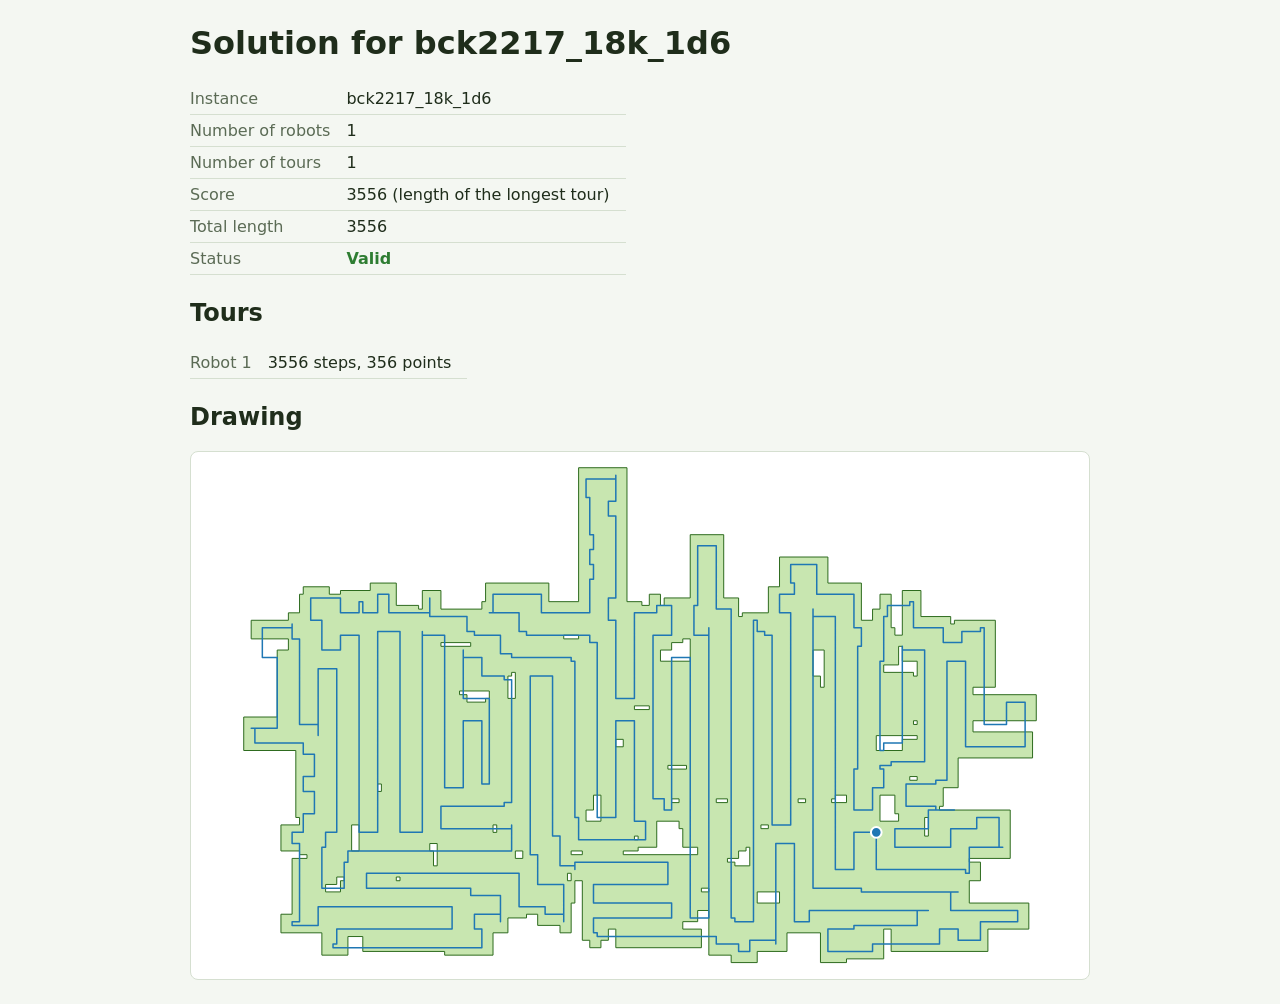
<file: demos/cgshop/solution.html>
<!DOCTYPE html>
<html lang="en">
<head>
  <meta charset="utf-8">
  <meta name="viewport" content="width=device-width, initial-scale=1">
  <title>Solution for bck2217_18k_1d6</title>
  <style>
    body { margin: 0; font-family: system-ui, sans-serif; background: #f4f7f2; color: #1f2d1b; }
    main { max-width: 900px; margin: 0 auto; padding: 24px 16px; }
    h1 { margin-top: 0; word-break: break-all; }
    table { border-collapse: collapse; margin-bottom: 24px; }
    th, td { text-align: left; padding: 6px 16px 6px 0; border-bottom: 1px solid #d5dfd0; }
    th { font-weight: normal; color: #5b6b55; }
    .drawing { background: #ffffff; border: 1px solid #d5dfd0; border-radius: 8px; padding: 12px; }
    .drawing svg { display: block; max-width: 100%; height: auto; margin: 0 auto; }
    .robot svg { width: 120px; }
    .valid { color: #2e7d32; font-weight: bold; }
    .invalid { color: #c62828; font-weight: bold; }
  </style>
</head>
<body>
  <main>
    <h1>Solution for bck2217_18k_1d6</h1>
    <table>
      <tr><th>Instance</th><td>bck2217_18k_1d6</td></tr>
      <tr><th>Number of robots</th><td>1</td></tr>
      <tr><th>Number of tours</th><td>1</td></tr>
      <tr><th>Score</th><td>3556 (length of the longest tour)</td></tr>
      <tr><th>Total length</th><td>3556</td></tr>
      <tr><th>Status</th><td><span class="valid">Valid</span></td></tr>
    </table>
    <h2>Tours</h2>
    <table>
      <tr><th>Robot 1</th><td>3556 steps, 356 points</td></tr>
    </table>
    <h2>Drawing</h2>
    <div class="drawing">
<svg xmlns="http://www.w3.org/2000/svg" viewBox="-1 -1 215 135" width="800">
  <path fill="#c8e6b0" fill-rule="evenodd" stroke="#2e6b1f" stroke-width="1" vector-effect="non-scaling-stroke" d="M15 103 L15 104 L17 104 L17 105 L13 105 L13 120 L10 120 L10 125 L21 125 L21 131 L28 131 L28 126 L32 126 L32 130 L54 130 L54 131 L67 131 L67 125 L71 125 L71 121 L76 121 L76 120 L79 120 L79 123 L85 123 L85 125 L88 125 L88 117 L89 117 L89 111 L91 111 L91 127 L93 127 L93 129 L96 129 L96 127 L98 127 L98 124 L100 124 L100 129 L123 129 L123 124 L118 124 L118 122 L122 122 L122 119 L125 119 L125 131 L131 131 L131 133 L138 133 L138 130 L146 130 L146 125 L155 125 L155 133 L162 133 L162 132 L172 132 L172 124 L174 124 L174 130 L200 130 L200 124 L211 124 L211 117 L195 117 L195 111 L198 111 L198 106 L195 106 L195 105 L206 105 L206 92 L187 92 L187 91 L188 91 L188 86 L192 86 L192 78 L212 78 L212 71 L196 71 L196 68 L213 68 L213 61 L196 61 L196 59 L202 59 L202 41 L191 41 L191 42 L190 42 L190 40 L182 40 L182 33 L177 33 L177 45 L175 45 L175 43 L174 43 L174 34 L171 34 L171 38 L169 38 L169 41 L166 41 L166 31 L157 31 L157 24 L144 24 L144 32 L141 32 L141 39 L134 39 L134 40 L133 40 L133 35 L129 35 L129 18 L120 18 L120 35 L113 35 L113 37 L112 37 L112 34 L109 34 L109 37 L107 37 L107 36 L103 36 L103 0 L90 0 L90 36 L82 36 L82 31 L65 31 L65 36 L64 36 L64 38 L53 38 L53 33 L48 33 L48 38 L47 38 L47 37 L41 37 L41 31 L34 31 L34 33 L26 33 L26 34 L23 34 L23 32 L16 32 L16 34 L15 34 L15 39 L12 39 L12 41 L2 41 L2 46 L12 46 L12 49 L9 49 L9 67 L0 67 L0 76 L14 76 L14 94 L15 94 L15 96 L10 96 L10 103 Z M26 114 L22 114 L22 112 L25 112 L25 110 L27 110 L27 111 L26 111 Z M153 49 L156 49 L156 59 L155 59 L155 56 L153 56 Z M66 60 L66 62 L65 62 L65 63 L60 63 L60 61 L58 61 L58 60 Z M120 46 L120 52 L112 52 L112 49 L115 49 L115 47 L118 47 L118 46 Z M29 96 L31 96 L31 103 L29 103 Z M73 62 L71 62 L71 56 L72 56 L72 55 L73 55 Z M144 114 L144 117 L138 117 L138 114 Z M139 96 L141 96 L141 97 L139 97 Z M117 97 L118 97 L118 102 L122 102 L122 104 L102 104 L102 103 L106 103 L106 102 L111 102 L111 95 L117 95 Z M105 65 L105 64 L109 64 L109 65 Z M67 96 L68 96 L68 98 L67 98 Z M36 85 L37 85 L37 87 L36 87 Z M162 90 L158 90 L158 89 L159 89 L159 88 L162 88 Z M132 107 L132 106 L130 106 L130 105 L133 105 L133 103 L135 103 L135 102 L136 102 L136 107 Z M52 107 L51 107 L51 103 L50 103 L50 101 L52 101 Z M75 103 L75 105 L73 105 L73 103 Z M176 48 L177 48 L177 52 L181 52 L181 56 L180 56 L180 55 L172 55 L172 53 L176 53 Z M115 90 L115 89 L117 89 L117 90 Z M53 48 L53 47 L61 47 L61 48 Z M180 68 L181 68 L181 69 L180 69 Z M184 99 L183 99 L183 94 L184 94 Z M100 73 L102 73 L102 75 L100 75 Z M177 73 L177 76 L170 76 L170 72 L181 72 L181 73 Z M171 95 L171 88 L175 88 L175 93 L176 93 L176 95 Z M123 114 L123 113 L125 113 L125 114 Z M96 95 L92 95 L92 92 L94 92 L94 88 L96 88 Z M179 84 L179 83 L181 83 L181 84 Z M149 89 L151 89 L151 90 L149 90 Z M86 46 L86 45 L90 45 L90 46 Z M88 104 L88 103 L91 103 L91 104 Z M130 89 L130 90 L127 90 L127 89 Z M88 109 L88 111 L87 111 L87 109 Z M114 80 L119 80 L119 81 L114 81 Z M106 99 L106 100 L105 100 L105 99 Z M41 110 L42 110 L42 111 L41 111 Z "/>
  <path fill="none" stroke="#1f77b4" stroke-width="1.5" vector-effect="non-scaling-stroke" stroke-linejoin="round" d="M170 98 L164 98 L164 108 L159 108 L159 40 L153 40 L153 38 L153 113 L166 113 L166 114 L192 114 L190 114 L190 119 L208 119 L208 122 L198 122 L198 127 L192 127 L192 124 L187 124 L187 128 L169 128 L169 130 L157 130 L157 124 L164 124 L164 123 L181 123 L181 119 L184 119 L152 119 L152 122 L148 122 L148 101 L143 101 L143 128 L143 127 L136 127 L136 130 L133 130 L133 128 L127 128 L127 126 L95 126 L95 125 L94 125 L94 121 L115 121 L115 117 L94 117 L94 112 L114 112 L114 106 L89 106 L89 108 L89 107 L85 107 L85 99 L83 99 L83 56 L77 56 L77 104 L79 104 L79 112 L86 112 L86 122 L86 120 L81 120 L81 118 L74 118 L74 109 L33 109 L33 113 L61 113 L61 115 L69 115 L69 122 L69 120 L62 120 L62 124 L64 124 L64 129 L24 129 L24 128 L25 128 L25 124 L56 124 L56 118 L20 118 L20 123 L13 123 L13 122 L15 122 L15 101 L13 101 L13 98 L16 98 L16 93 L19 93 L19 87 L16 87 L16 83 L19 83 L19 77 L16 77 L16 74 L3 74 L3 70 L2 70 L9 70 L9 51 L5 51 L5 43 L13 43 L13 42 L13 46 L15 46 L15 69 L20 69 L20 72 L20 54 L25 54 L25 98 L22 98 L22 102 L21 102 L21 113 L27 113 L27 106 L28 106 L28 103 L72 103 L72 96 L72 97 L53 97 L53 91 L70 91 L70 90 L72 90 L72 57 L70 57 L70 56 L64 56 L64 51 L59 51 L59 49 L59 62 L66 62 L66 85 L64 85 L64 68 L59 68 L59 86 L54 86 L54 45 L48 45 L48 44 L48 98 L42 98 L42 44 L36 44 L36 98 L31 98 L31 45 L26 45 L26 49 L21 49 L21 41 L18 41 L18 35 L26 35 L26 39 L31 39 L31 36 L32 36 L32 39 L36 39 L36 34 L39 34 L39 39 L50 39 L50 35 L50 40 L60 40 L60 44 L62 44 L62 45 L69 45 L69 50 L72 50 L72 51 L88 51 L88 52 L89 52 L89 94 L90 94 L90 100 L108 100 L108 95 L105 95 L105 68 L100 68 L100 94 L95 94 L95 47 L93 47 L93 45 L76 45 L76 44 L74 44 L74 39 L66 39 L67 39 L67 34 L80 34 L80 39 L93 39 L93 30 L94 30 L94 26 L93 26 L93 22 L94 22 L94 18 L93 18 L93 8 L92 8 L92 3 L100 3 L100 2 L100 9 L98 9 L98 13 L100 13 L100 35 L98 35 L98 41 L100 41 L100 62 L105 62 L105 39 L111 39 L111 37 L115 37 L115 45 L110 45 L110 89 L113 89 L113 92 L115 92 L115 51 L120 51 L120 121 L125 121 L125 43 L125 45 L121 45 L121 37 L122 37 L122 21 L127 21 L127 38 L131 38 L131 121 L132 121 L132 122 L137 122 L137 41 L138 41 L138 44 L140 44 L140 45 L142 45 L142 96 L147 96 L147 39 L144 39 L144 34 L148 34 L148 31 L147 31 L147 26 L154 26 L154 34 L164 34 L164 43 L166 43 L166 48 L165 48 L165 81 L164 81 L164 92 L169 92 L169 86 L172 86 L172 81 L171 81 L171 80 L174 80 L174 79 L183 79 L183 49 L177 49 L177 48 L177 74 L172 74 L172 76 L171 76 L171 52 L172 52 L172 40 L173 40 L173 37 L179 37 L179 36 L180 36 L180 43 L188 43 L188 47 L193 47 L193 44 L198 44 L198 43 L199 43 L199 69 L205 69 L205 63 L210 63 L210 75 L194 75 L194 52 L189 52 L189 84 L186 84 L186 85 L178 85 L178 91 L186 91 L186 92 L191 92 L184 92 L184 97 L175 97 L175 102 L190 102 L190 97 L197 97 L197 94 L203 94 L203 102 L204 102 L195 102 L195 109 L194 109 L194 108 L170 108 Z "/>
  <circle cx="170" cy="98" r="1.43333" fill="#1f77b4" stroke="white" stroke-width="2" vector-effect="non-scaling-stroke"/>
</svg>
    </div>
  </main>
</body>
</html>
</file>
<file: assets/style.css>
/* ==========================================================
   Portfolio personnel – Maxime Joppin
   Thème : fond noir, texte blanc, accent jaune foncé
   ========================================================== */

:root {
  --bg: #0a0a09;
  --panel: #151513;
  --line: #2b2a25;
  --white: #f6f4ee;
  --mute: #a9a699;
  --gold: #d1a00b;
  --gold-hi: #e6b71c;
  --font-display: "Bricolage Grotesque", "Helvetica Neue", Arial, sans-serif;
  --font-body: "Instrument Sans", "Helvetica Neue", Arial, sans-serif;
  --wrap: 1120px;
}

*, *::before, *::after { box-sizing: border-box; }
html { scroll-behavior: smooth; scroll-padding-top: 5rem; }
body {
  margin: 0; background: var(--bg); color: var(--white);
  font: 400 1.0625rem/1.65 var(--font-body);
  -webkit-font-smoothing: antialiased;
}
a { color: inherit; }
p { margin: 0 0 1rem; }
ul, ol { margin: 0; padding: 0; list-style: none; }

.wrap { width: min(var(--wrap), 100% - 2.5rem); margin-inline: auto; }
:focus-visible { outline: 3px solid var(--gold-hi); outline-offset: 3px; border-radius: 4px; }
.skip { position: absolute; left: -999px; top: 0; background: var(--gold); color: #000; padding: .6rem 1rem; z-index: 100; }
.skip:focus { left: 0; }

h1, h2, h3 { font-family: var(--font-display); font-weight: 800; letter-spacing: -.03em; line-height: 1; margin: 0; }
h2 { font-size: clamp(2rem, 4.4vw, 3.2rem); }
h3 { font-size: clamp(1.4rem, 2.4vw, 1.9rem); letter-spacing: -.02em; }

/* ---------- En-tête ---------- */
.site-header {
  position: sticky; top: 0; z-index: 50;
  background: rgba(10, 10, 9, .9); backdrop-filter: blur(8px);
  border-bottom: 1px solid var(--line);
}
.bar { display: flex; align-items: center; justify-content: space-between; min-height: 68px; gap: 1rem; }
.logo {
  font-family: var(--font-display); font-weight: 800; font-size: 1.3rem; letter-spacing: -.03em;
  text-decoration: none; display: flex; align-items: center; gap: .6rem;
}
.logo::before { content: ""; width: .85rem; height: .85rem; background: var(--gold); border-radius: 2px; }
.nav ul { display: flex; gap: .2rem; align-items: center; }
.nav a { display: block; padding: .5rem .9rem; border-radius: 999px; font-weight: 600; font-size: .95rem; text-decoration: none; color: var(--mute); }
.nav a:hover { color: var(--white); background: var(--panel); }
.nav .cta { background: var(--gold); color: #000; }
.nav .cta:hover { background: var(--gold-hi); color: #000; }
.nav-toggle { display: none; background: transparent; color: var(--white); border: 1.5px solid var(--line); border-radius: 999px; padding: .45rem 1rem; font: 600 .95rem var(--font-body); cursor: pointer; }

@media (max-width: 820px) {
  .nav-toggle { display: inline-block; }
  .nav { position: absolute; left: 0; right: 0; top: 100%; background: var(--bg); border-bottom: 1px solid var(--line); padding: .75rem 1.25rem 1.25rem; display: none; }
  .nav.open { display: block; }
  .nav ul { flex-direction: column; align-items: stretch; }
  .nav a { padding: .8rem 1rem; }
}

/* ---------- Héros ---------- */
.hero { padding: clamp(3.5rem, 10vw, 8rem) 0 clamp(3rem, 7vw, 6rem); }
.hero h1 {
  font-size: clamp(3.4rem, 12.5vw, 10rem); line-height: .88; letter-spacing: -.05em;
}
.hero h1 span { display: block; }
.role {
  display: inline-block; margin-top: clamp(1.2rem, 3vw, 2rem);
  background: var(--gold); color: #000;
  font-family: var(--font-display); font-weight: 800; letter-spacing: -.02em;
  font-size: clamp(1.4rem, 3.4vw, 2.4rem); line-height: 1;
  padding: .45rem 1rem .55rem; transform-origin: left center;
}
.hero-lede { max-width: 56ch; margin-top: 2rem; font-size: clamp(1.1rem, 1.7vw, 1.3rem); color: var(--mute); }
.status { display: flex; align-items: center; gap: .6rem; margin-top: 1.4rem; font-weight: 600; }
.status::before { content: ""; width: .6rem; height: .6rem; border-radius: 50%; background: var(--gold-hi); flex: none; }
.actions { display: flex; flex-wrap: wrap; gap: .8rem; margin-top: 2rem; }

.btn {
  display: inline-flex; align-items: center; justify-content: center;
  padding: .85rem 1.5rem; border-radius: 999px; border: 2px solid var(--gold);
  background: var(--gold); color: #000; font: 700 1rem var(--font-body);
  text-decoration: none; cursor: pointer; transition: background .15s, color .15s;
}
.btn:hover { background: var(--gold-hi); border-color: var(--gold-hi); }
.btn.ghost { background: transparent; color: var(--white); border-color: var(--white); }
.btn.ghost:hover { background: var(--white); color: #000; border-color: var(--white); }

/* Un seul moment animé : la bande jaune se déploie au chargement */
@media (prefers-reduced-motion: no-preference) {
  .role { animation: wipe .8s cubic-bezier(.2, .8, .2, 1) .15s both; }
}
@keyframes wipe { from { transform: scaleX(0); } to { transform: scaleX(1); } }

/* ---------- Sections ---------- */
.section { padding: clamp(3.5rem, 8vw, 6rem) 0; border-top: 1px solid var(--line); }
.section-head { margin-bottom: clamp(1.8rem, 4vw, 3rem); max-width: 40rem; }
.section-head p { color: var(--mute); margin: 1rem 0 0; }

/* Projets : une ligne par projet, la pile technique à droite */
.project {
  display: grid; grid-template-columns: minmax(0, 1.5fr) minmax(0, 1fr);
  gap: 1rem 3rem; padding: 1.9rem 0; border-top: 1px solid var(--line);
  transition: border-color .2s;
}
.project:last-child { border-bottom: 1px solid var(--line); }
.project:hover { border-top-color: var(--gold); }
.project h3 { margin-bottom: .6rem; }
.project p { color: var(--mute); margin: 0; max-width: 60ch; }
.project-side { display: flex; flex-direction: column; align-items: flex-start; gap: 1rem; }
.stack { display: flex; flex-wrap: wrap; gap: .4rem; }
.stack li { font-size: .85rem; font-weight: 600; padding: .2rem .7rem; border: 1px solid var(--gold); color: var(--gold-hi); border-radius: 999px; }
.project .link { font-weight: 700; color: var(--white); text-decoration-color: var(--gold); text-decoration-thickness: 2px; text-underline-offset: 4px; }
.project .link:hover { color: var(--gold-hi); }
.project .soon { color: var(--mute); font-size: .95rem; }
@media (max-width: 760px) { .project { grid-template-columns: 1fr; } }

/* Compétences */
.skills { display: grid; grid-template-columns: repeat(3, 1fr); gap: 2.5rem; }
.skills > div { border-top: 2px solid var(--gold); padding-top: 1.2rem; }
.skills h3 { font-size: 1.3rem; margin-bottom: 1rem; }
.skills li { padding: .45rem 0; border-bottom: 1px solid var(--line); }
.skills li small { color: var(--mute); font-size: .9rem; margin-left: .4rem; }
@media (max-width: 800px) { .skills { grid-template-columns: 1fr; gap: 2rem; } }

/* Parcours : vraie chronologie */
.timeline { border-left: 2px solid var(--line); padding-left: 1.8rem; display: grid; gap: 2.2rem; max-width: 46rem; }
.timeline li { position: relative; }
.timeline li::before {
  content: ""; position: absolute; left: calc(-1.8rem - 7px); top: .35rem;
  width: 12px; height: 12px; border-radius: 50%; background: var(--bg); border: 2px solid var(--gold);
}
.timeline li.next::before { background: var(--gold); }
.timeline time { display: block; color: var(--gold-hi); font-weight: 700; font-size: .95rem; margin-bottom: .2rem; }
.timeline h3 { font-size: 1.3rem; letter-spacing: -.01em; margin-bottom: .3rem; }
.timeline p { margin: 0; color: var(--mute); }

/* Contact */
.contact-grid { display: grid; grid-template-columns: 1fr 1fr; gap: clamp(2rem, 5vw, 5rem); align-items: start; }
@media (max-width: 820px) { .contact-grid { grid-template-columns: 1fr; } }
.mail { display: inline-block; margin-top: 1rem; font-family: var(--font-display); font-weight: 800; font-size: clamp(1.2rem, 2.6vw, 1.7rem); letter-spacing: -.02em; color: var(--gold-hi); }
.form { display: grid; gap: 1.1rem; }
.form label { display: grid; gap: .35rem; font-weight: 600; font-size: .95rem; }
.form input, .form textarea {
  font: 400 1rem var(--font-body); color: var(--white); background: var(--panel);
  border: 1.5px solid var(--line); border-radius: 10px; padding: .8rem .95rem; width: 100%;
}
.form input:focus, .form textarea:focus { border-color: var(--gold); outline: none; box-shadow: 0 0 0 3px rgba(209, 160, 11, .3); }
.form textarea { min-height: 9rem; resize: vertical; }
.form-status { margin: 0; min-height: 1.5rem; font-weight: 600; color: var(--gold-hi); }

/* ---------- Pied de page ---------- */
.site-footer { border-top: 1px solid var(--line); padding: 1.8rem 0; color: var(--mute); font-size: .9rem; }
.site-footer .wrap { display: flex; flex-wrap: wrap; justify-content: space-between; gap: .5rem 2rem; }
.site-footer a { color: var(--mute); }
.site-footer a:hover { color: var(--gold-hi); }

/* ==========================================================
   Itération 2 : fond animé, photo, coordonnées
   (bloc additif : surcharge les règles précédentes)
   ========================================================== */

/* Fond décoratif fixe, derrière tout le contenu */
.bg {
  position: fixed; inset: 0; z-index: -1; overflow: hidden; pointer-events: none;
  background:
    radial-gradient(1100px 640px at 88% -8%, rgba(209, 160, 11, .16), transparent 62%),
    radial-gradient(900px 560px at -8% 55%, rgba(209, 160, 11, .09), transparent 60%),
    var(--bg);
}
.bg .grid {
  position: absolute; inset: 0;
  background-image:
    linear-gradient(rgba(246, 244, 238, .05) 1px, transparent 1px),
    linear-gradient(90deg, rgba(246, 244, 238, .05) 1px, transparent 1px);
  background-size: 56px 56px;
  -webkit-mask-image: radial-gradient(ellipse 80% 70% at 50% 28%, #000 0%, transparent 78%);
          mask-image: radial-gradient(ellipse 80% 70% at 50% 28%, #000 0%, transparent 78%);
}
.orb { position: absolute; border-radius: 50%; filter: blur(80px); }
.o1 { width: 520px; height: 520px; background: #d1a00b; top: -180px; right: -140px; opacity: .26; }
.o2 { width: 440px; height: 440px; background: #7a5a00; bottom: -160px; left: -140px; opacity: .34; }
.o3 { width: 300px; height: 300px; background: #f0c43a; top: 46%; right: 8%; opacity: .09; }
.spot {
  position: absolute; left: 70%; top: 18%; width: 560px; height: 560px; border-radius: 50%;
  transform: translate(-50%, -50%);
  background: radial-gradient(circle, rgba(230, 183, 28, .15), transparent 65%);
}

@media (prefers-reduced-motion: no-preference) {
  .o1 { animation: drift1 22s ease-in-out infinite alternate; }
  .o2 { animation: drift2 26s ease-in-out infinite alternate; }
  .o3 { animation: drift1 30s ease-in-out infinite alternate-reverse; }
  .spot { transition: left .35s ease-out, top .35s ease-out; }
}
@keyframes drift1 { to { transform: translate(-90px, 70px) scale(1.12); } }
@keyframes drift2 { to { transform: translate(110px, -60px) scale(1.08); } }

/* Héros : nom + photo, formes géométriques */
.hero { position: relative; overflow: hidden; }
.hero-grid { display: grid; grid-template-columns: minmax(0, 1.3fr) minmax(0, .7fr); gap: clamp(2rem, 5vw, 4rem); align-items: center; }
.hero h1 { font-size: clamp(3.3rem, 10.5vw, 8.4rem); }
@media (max-width: 900px) { .hero-grid { grid-template-columns: 1fr; } }

.portrait { margin: 0; position: relative; width: min(360px, 78%); justify-self: center; }
.portrait::before {
  content: ""; position: absolute; inset: 0; border-radius: 28px;
  background: var(--gold); transform: translate(18px, 18px) rotate(2deg);
}
.portrait::after {
  content: ""; position: absolute; inset: -16px 28px 28px -16px; border-radius: 34px;
  border: 2px dashed rgba(246, 244, 238, .35); z-index: 0;
}
.portrait img {
  position: relative; z-index: 1; width: 100%; height: auto; aspect-ratio: 1; object-fit: cover;
  border-radius: 28px; border: 3px solid var(--bg); display: block;
}

.shapes i { position: absolute; display: block; pointer-events: none; }
.shapes .ring { width: 260px; height: 260px; border-radius: 50%; border: 2px solid rgba(209, 160, 11, .45); top: 8%; right: 4%; }
.shapes .sq { width: 120px; height: 120px; border: 2px solid rgba(246, 244, 238, .25); bottom: 9%; left: 42%; transform: rotate(18deg); }
.shapes .dots {
  width: 130px; height: 130px; top: 14%; left: 46%;
  background-image: radial-gradient(rgba(209, 160, 11, .75) 1.6px, transparent 1.7px);
  background-size: 18px 18px;
}
@media (prefers-reduced-motion: no-preference) {
  .shapes .ring { animation: float 9s ease-in-out infinite alternate; }
  .shapes .sq { animation: spin 40s linear infinite; }
}
@keyframes float { to { transform: translateY(26px); } }
@keyframes spin { to { transform: rotate(378deg); } }
@media (max-width: 900px) { .shapes .ring { width: 160px; height: 160px; top: 2%; right: -40px; } .shapes .sq, .shapes .dots { display: none; } }

.pills { display: flex; flex-wrap: wrap; gap: .5rem; margin-top: 1.6rem; }
.pills a {
  display: inline-block; padding: .35rem .95rem; border-radius: 999px; font-weight: 600; font-size: .92rem;
  text-decoration: none; color: var(--white); border: 1px solid var(--line); background: rgba(21, 21, 19, .7);
}
.pills a:hover { border-color: var(--gold); color: var(--gold-hi); }

/* Formes discrètes dans les sections */
.section { position: relative; overflow: hidden; }
.section > .wrap { position: relative; z-index: 1; }
.section::before { content: ""; position: absolute; pointer-events: none; z-index: 0; }
#projets::before { width: 360px; height: 360px; right: -140px; top: 90px; border: 2px solid rgba(209, 160, 11, .22); border-radius: 50%; }
#competences::before {
  width: 150px; height: 150px; right: 8%; top: 70px;
  background-image: radial-gradient(rgba(209, 160, 11, .6) 1.6px, transparent 1.7px); background-size: 18px 18px;
}
#parcours::before { width: 200px; height: 200px; right: 6%; top: 18%; border: 2px solid rgba(246, 244, 238, .14); transform: rotate(20deg); }
#contact::before { width: 420px; height: 420px; left: -160px; bottom: -160px; border-radius: 50%; background: radial-gradient(circle, rgba(209, 160, 11, .22), transparent 68%); }

.project { background: linear-gradient(90deg, rgba(10, 10, 9, .55), transparent); }

/* Contact */
.contact-lede { margin: 1rem 0 0; color: var(--mute); max-width: 40ch; }
.contact-list { margin-top: 1.8rem; display: grid; gap: 1.2rem; }
.contact-list li { display: grid; gap: .1rem; }
.contact-list span { color: var(--mute); font-size: .9rem; font-weight: 600; }
.contact-list a {
  font-family: var(--font-display); font-weight: 800; letter-spacing: -.02em;
  font-size: clamp(1.15rem, 2.4vw, 1.6rem); color: var(--gold-hi); text-decoration-thickness: 2px; text-underline-offset: 5px; overflow-wrap: anywhere;
}
.contact-list a:hover { color: var(--white); }

/* Photo un peu plus grande */
.portrait { width: min(420px, 82%); }

/* ==========================================================
   Itération 3 : portfolio complet (cartes projets, études de cas)
   ========================================================== */
:root { --font-mono: "JetBrains Mono", ui-monospace, Consolas, monospace; --radius: 18px; }
.eyebrow { color: var(--gold-hi); font-weight: 700; letter-spacing: .08em; text-transform: uppercase; font-size: .85rem; margin-bottom: 1.2rem; }
.kicker { color: var(--gold-hi); font-weight: 700; font-size: .8rem; letter-spacing: .06em; text-transform: uppercase; margin: 0 0 .5rem; }
.mute { color: var(--mute); }

/* Chiffres clés sous le héros */
.numbers { display: grid; grid-template-columns: repeat(4, 1fr); gap: 1px; margin: clamp(2.5rem, 6vw, 4.5rem) 0 0; background: var(--line); border: 1px solid var(--line); border-radius: var(--radius); overflow: hidden; }
.numbers div { background: rgba(21, 21, 19, .85); padding: 1.3rem 1.4rem; }
.numbers dt { font-family: var(--font-display); font-weight: 800; font-size: clamp(2rem, 4vw, 2.8rem); color: var(--gold-hi); line-height: 1; letter-spacing: -.03em; }
.numbers dd { margin: .5rem 0 0; color: var(--mute); font-size: .95rem; line-height: 1.4; }
@media (max-width: 760px) { .numbers { grid-template-columns: 1fr 1fr; } }

/* Projet phare */
.feature { display: grid; grid-template-columns: minmax(0, 1.25fr) minmax(0, 1fr); border: 1px solid var(--line); border-radius: var(--radius); overflow: hidden; background: var(--panel); margin-bottom: 2rem; transition: border-color .2s; }
.feature:hover { border-color: var(--gold); }
.feature-media { position: relative; display: block; overflow: hidden; min-height: 100%; }
.feature-media img { width: 100%; height: 100%; object-fit: cover; display: block; transition: transform .6s cubic-bezier(.2, .8, .2, 1); }
.feature:hover .feature-media img { transform: scale(1.03); }
.badge { position: absolute; top: 1rem; left: 1rem; background: var(--gold); color: #000; font-weight: 700; font-size: .8rem; padding: .3rem .8rem; border-radius: 999px; }
.feature-body { padding: clamp(1.5rem, 3vw, 2.5rem); display: flex; flex-direction: column; gap: 1rem; align-items: flex-start; }
.feature-body h3 { font-size: clamp(2rem, 3.6vw, 2.8rem); }
.feature-body h3 a { text-decoration: none; }
.feature-body p { color: var(--mute); margin: 0; }
.stats { display: grid; grid-template-columns: repeat(4, auto); gap: 1.2rem; margin: .4rem 0; }
.stats dt { font-family: var(--font-display); font-weight: 800; font-size: 1.7rem; color: var(--white); line-height: 1; }
.stats dd { margin: .25rem 0 0; color: var(--mute); font-size: .8rem; }
.stats.big { grid-template-columns: repeat(4, 1fr); margin-top: 1.6rem; padding-top: 1.4rem; border-top: 1px solid var(--line); }
.stats.big dt { font-size: clamp(1.8rem, 3.5vw, 2.6rem); color: var(--gold-hi); }
@media (max-width: 900px) { .feature { grid-template-columns: 1fr; } .feature-media { aspect-ratio: 16 / 9; } }
@media (max-width: 520px) { .stats, .stats.big { grid-template-columns: 1fr 1fr; } }

/* Grille de cartes */
.cards { display: grid; grid-template-columns: repeat(3, 1fr); gap: 1.4rem; }
@media (max-width: 1000px) { .cards { grid-template-columns: repeat(2, 1fr); } }
@media (max-width: 640px) { .cards { grid-template-columns: 1fr; } }
.card { border: 1px solid var(--line); border-radius: var(--radius); background: var(--panel); overflow: hidden; transition: border-color .2s, transform .25s; }
.card:hover { border-color: var(--gold); transform: translateY(-4px); }
.card-link { display: flex; flex-direction: column; height: 100%; text-decoration: none; }
.card-media { aspect-ratio: 16 / 10; overflow: hidden; background: #0f0f0d; border-bottom: 1px solid var(--line); }
.card-media img { width: 100%; height: 100%; object-fit: cover; display: block; transition: transform .5s; }
.card-media.contain img { object-fit: contain; padding: 1rem; background: #f6f4ee; }
.card:hover .card-media img { transform: scale(1.04); }
.card-body { padding: 1.3rem 1.4rem 1.5rem; display: flex; flex-direction: column; gap: .7rem; flex: 1; }
.card-body h3 { font-size: 1.5rem; }
.card-body p { color: var(--mute); margin: 0; font-size: .98rem; }
.card .stack { margin-top: auto; }
.card .more { font-weight: 700; color: var(--white); text-decoration: underline; text-decoration-color: var(--gold); text-decoration-thickness: 2px; text-underline-offset: 4px; }
.card:hover .more { color: var(--gold-hi); }

/* Fenêtre de code utilisée comme visuel */
.code-cover { position: relative; background: #11110f; font-family: var(--font-mono); }
.code-cover .win { display: flex; align-items: center; gap: .4rem; padding: .6rem .9rem; border-bottom: 1px solid var(--line); background: #171714; }
.code-cover .win i { width: .6rem; height: .6rem; border-radius: 50%; background: #3a3930; }
.code-cover .win i:first-child { background: var(--gold); }
.code-cover .win span { margin-left: .5rem; color: var(--mute); font-size: .75rem; }
.code-cover pre { margin: 0; padding: .9rem 1rem; font-size: .7rem; line-height: 1.55; color: #cfcab8; white-space: pre; overflow: hidden;
  -webkit-mask-image: linear-gradient(#000 55%, transparent); mask-image: linear-gradient(#000 55%, transparent); }

/* Autres réalisations */
.sub { font-size: 1.5rem; margin: 3.5rem 0 1.2rem; }
.others { display: grid; grid-template-columns: repeat(auto-fill, minmax(230px, 1fr)); gap: 1.4rem; }
.others > li { border-top: 2px solid var(--gold); padding: 1rem 0 0; display: flex; flex-direction: column; gap: .5rem; }
.others h4 { margin: 0; font-size: 1.05rem; }
.others p { margin: 0; color: var(--mute); font-size: .92rem; }
.others .stack li { font-size: .75rem; }

/* Compétences avec preuves */
.skills { grid-template-columns: repeat(auto-fit, minmax(190px, 1fr)); gap: 2rem; }
.numbers { position: relative; z-index: 1; }
.skills li { display: flex; flex-direction: column; gap: .1rem; }
.skills li small { margin-left: 0; font-size: .82rem; }
.skills li small a { color: var(--gold-hi); text-decoration: none; }
.skills li small a:hover { text-decoration: underline; }

/* Parcours + certifications */
.parcours-grid { display: grid; grid-template-columns: minmax(0, 1.5fr) minmax(0, 1fr); gap: clamp(2rem, 5vw, 5rem); }
@media (max-width: 900px) { .parcours-grid { grid-template-columns: 1fr; } }
.certs { border: 1px solid var(--line); border-radius: var(--radius); padding: 1.6rem; background: rgba(21, 21, 19, .8); align-self: start; }
.certs h3 { font-size: 1.15rem; margin: 1.6rem 0 .9rem; }
.certs h3:first-child { margin-top: 0; }
.certs li { display: flex; gap: .9rem; align-items: flex-start; padding: .7rem 0; border-bottom: 1px solid var(--line); }
.certs li div { display: grid; }
.certs small { color: var(--mute); }
.certs a { color: var(--gold-hi); font-weight: 600; font-size: .9rem; text-decoration: none; margin-top: .2rem; }
.certs a:hover { text-decoration: underline; }
.cert-mark { flex: none; width: 2.2rem; height: 2.2rem; border-radius: 10px; background: var(--gold); position: relative; }
.cert-mark::after { content: ""; position: absolute; left: .78rem; top: .45rem; width: .5rem; height: .95rem; border: solid #000; border-width: 0 3px 3px 0; transform: rotate(45deg); }
.langs li { display: flex; justify-content: space-between; }

/* ---------- Étude de cas ---------- */
.case { padding: 2rem 0 4rem; }
.crumbs a { color: var(--mute); text-decoration: none; font-weight: 600; }
.crumbs a:hover { color: var(--gold-hi); }
.cs-head { padding: clamp(2rem, 5vw, 3.5rem) 0 2rem; max-width: 52rem; }
.cs-head h1 { font-size: clamp(2.8rem, 8vw, 6rem); letter-spacing: -.045em; line-height: .92; }
.cs-tagline { font-size: clamp(1.1rem, 1.8vw, 1.35rem); color: var(--mute); margin: 1.3rem 0 0; }
.cs-links { display: flex; flex-wrap: wrap; gap: .7rem; margin-top: 1.6rem; }
.cs-cover { margin: 0 0 clamp(2rem, 5vw, 3.5rem); border-radius: var(--radius); overflow: hidden; border: 1px solid var(--line); max-height: 560px; }
.cs-cover img { width: 100%; height: 100%; max-height: 560px; object-fit: cover; display: block; }
.cs-cover.contain { background: #f6f4ee; }
.cs-cover.contain img { object-fit: contain; padding: 1.5rem; }
.cs-cover.code-cover pre { font-size: .82rem; max-height: 380px; }
.cs-grid { display: grid; grid-template-columns: 290px minmax(0, 1fr); gap: clamp(2rem, 5vw, 4.5rem); align-items: start; }
.cs-grid > * { min-width: 0; }
@media (max-width: 900px) { .cs-grid { grid-template-columns: 1fr; } }
.cs-side { position: sticky; top: 6rem; display: grid; gap: 1rem; }
@media (max-width: 900px) { .cs-side { position: static; } }
.cs-side h3 { font-size: 1rem; letter-spacing: 0; margin-top: .6rem; }
.meta { margin: 0; display: grid; gap: .9rem; padding-bottom: 1.2rem; border-bottom: 1px solid var(--line); }
.meta dt { color: var(--mute); font-size: .8rem; font-weight: 700; text-transform: uppercase; letter-spacing: .06em; }
.meta dd { margin: .15rem 0 0; font-weight: 600; }
.but { display: grid; gap: .45rem; }
.but li { font-size: .88rem; color: var(--mute); display: flex; gap: .55rem; align-items: baseline; }
.but b { flex: none; color: #000; background: var(--gold); border-radius: 6px; padding: 0 .4rem; font-size: .75rem; }
.cs-block { padding: 0 0 2.6rem; }
.cs-block h2 { font-size: clamp(1.5rem, 2.6vw, 2rem); margin-bottom: 1rem; }
.cs-block p, .cs-block li { color: #d8d5ca; }
.cs-block.lead p { font-size: 1.18rem; color: var(--white); }
.cs-block ul { display: grid; gap: .7rem; }
.cs-block ul li { padding-left: 1.4rem; position: relative; }
.cs-block ul li::before { content: ""; position: absolute; left: 0; top: .62em; width: .55rem; height: .55rem; background: var(--gold); border-radius: 2px; }
.cs-block a { color: var(--gold-hi); }
.cs-block code { font-family: var(--font-mono); font-size: .88em; background: #1d1d1a; border: 1px solid var(--line); padding: .05rem .35rem; border-radius: 5px; }

.gallery { display: grid; grid-template-columns: repeat(auto-fill, minmax(240px, 1fr)); gap: 1rem; }
.gallery figure { margin: 0; }
.gallery figcaption { color: var(--mute); font-size: .85rem; margin-top: .45rem; }
.zoom { display: block; width: 100%; padding: 0; border: 1px solid var(--line); border-radius: 12px; overflow: hidden; cursor: zoom-in; background: #11110f; aspect-ratio: 4 / 3; }
.zoom img { width: 100%; height: 100%; object-fit: cover; display: block; transition: transform .4s; }
.zoom:hover { border-color: var(--gold); }
.zoom:hover img { transform: scale(1.04); }

.video { margin: 0; display: grid; grid-template-columns: minmax(0, 300px) 1fr; gap: 1.5rem; align-items: end; }
.video video { width: 100%; border-radius: 14px; border: 1px solid var(--line); background: #000; }
.video figcaption { color: var(--mute); }
@media (max-width: 600px) { .video { grid-template-columns: 1fr; } }

.code { margin: 0 0 1.6rem; border: 1px solid var(--line); border-radius: 14px; overflow: hidden; background: #1d1f21; }
.code figcaption { display: grid; gap: .2rem; padding: .8rem 1rem; background: #151513; border-bottom: 1px solid var(--line); }
.code .path { font-family: var(--font-mono); font-size: .82rem; color: var(--gold-hi); }
.code .note { color: var(--mute); font-size: .9rem; }
.code pre { margin: 0; max-height: 460px; overflow: auto; }
.code pre code { font-family: var(--font-mono); font-size: .82rem; line-height: 1.6; padding: 1rem 1.2rem !important; display: block; }

.cs-nav { display: grid; grid-template-columns: 1fr 1fr; gap: 1rem; margin-top: 2rem; padding-top: 2rem; border-top: 1px solid var(--line); }
.cs-nav a { display: grid; gap: .3rem; padding: 1.2rem 1.4rem; border: 1px solid var(--line); border-radius: 14px; text-decoration: none; font-family: var(--font-display); font-weight: 800; font-size: 1.4rem; letter-spacing: -.02em; background: var(--panel); }
.cs-nav a:last-child { text-align: right; }
.cs-nav a:hover { border-color: var(--gold); color: var(--gold-hi); }
.cs-nav small { font-family: var(--font-body); font-weight: 600; font-size: .85rem; color: var(--mute); letter-spacing: 0; }

.lightbox { position: fixed; inset: 0; z-index: 200; background: rgba(5, 5, 4, .94); display: grid; place-items: center; align-content: center; padding: 2rem; }
.lightbox[hidden] { display: none; }
.lightbox img { max-width: 100%; max-height: 82vh; border-radius: 10px; }
.lightbox p { color: var(--mute); margin: 1rem 0 0; text-align: center; }
.lb-close { position: absolute; top: 1rem; right: 1.2rem; background: none; border: 0; color: var(--white); font-size: 2.4rem; cursor: pointer; line-height: 1; }

/* Apparition douce au défilement */
@media (prefers-reduced-motion: no-preference) {
  .reveal { opacity: 0; transform: translateY(18px); transition: opacity .6s ease, transform .6s cubic-bezier(.2, .8, .2, 1); }
  .reveal.in { opacity: 1; transform: none; }
  .card.reveal.in:hover { transform: translateY(-4px); }
}
.zoom.contain img { object-fit: contain; }

/* Démo intégrée dans une fenêtre de navigateur */
.card-media { position: relative; }
.embed { margin: 0 0 clamp(2rem, 5vw, 3.5rem); scroll-margin-top: 5.5rem; }
.embed-head { display: flex; flex-wrap: wrap; align-items: baseline; justify-content: space-between; gap: .4rem 2rem; margin-bottom: 1rem; }
.embed-head h2 { font-size: clamp(1.5rem, 2.6vw, 2rem); }
.embed-head p { color: var(--mute); margin: 0; max-width: 62ch; font-size: .95rem; }
.browser { border: 1px solid var(--line); border-radius: var(--radius); overflow: hidden; background: #11110f; box-shadow: 0 30px 80px -30px rgba(209, 160, 11, .35); }
.browser-bar { display: flex; align-items: center; gap: .45rem; padding: .65rem 1rem; background: #171714; border-bottom: 1px solid var(--line); }
.browser-bar i { width: .7rem; height: .7rem; border-radius: 50%; background: #3a3930; }
.browser-bar i:first-child { background: var(--gold); }
.browser-bar span { flex: 1; margin-left: .6rem; padding: .25rem .8rem; border-radius: 999px; background: #0d0d0c; color: var(--mute); font-size: .82rem; overflow: hidden; white-space: nowrap; text-overflow: ellipsis; }
.browser-bar a { color: var(--gold-hi); font-weight: 600; font-size: .85rem; text-decoration: none; white-space: nowrap; }
.browser-bar a:hover { text-decoration: underline; }
.browser iframe { display: block; width: 100%; height: min(78vh, 760px); border: 0; background: #0d0d20; }
</file>
